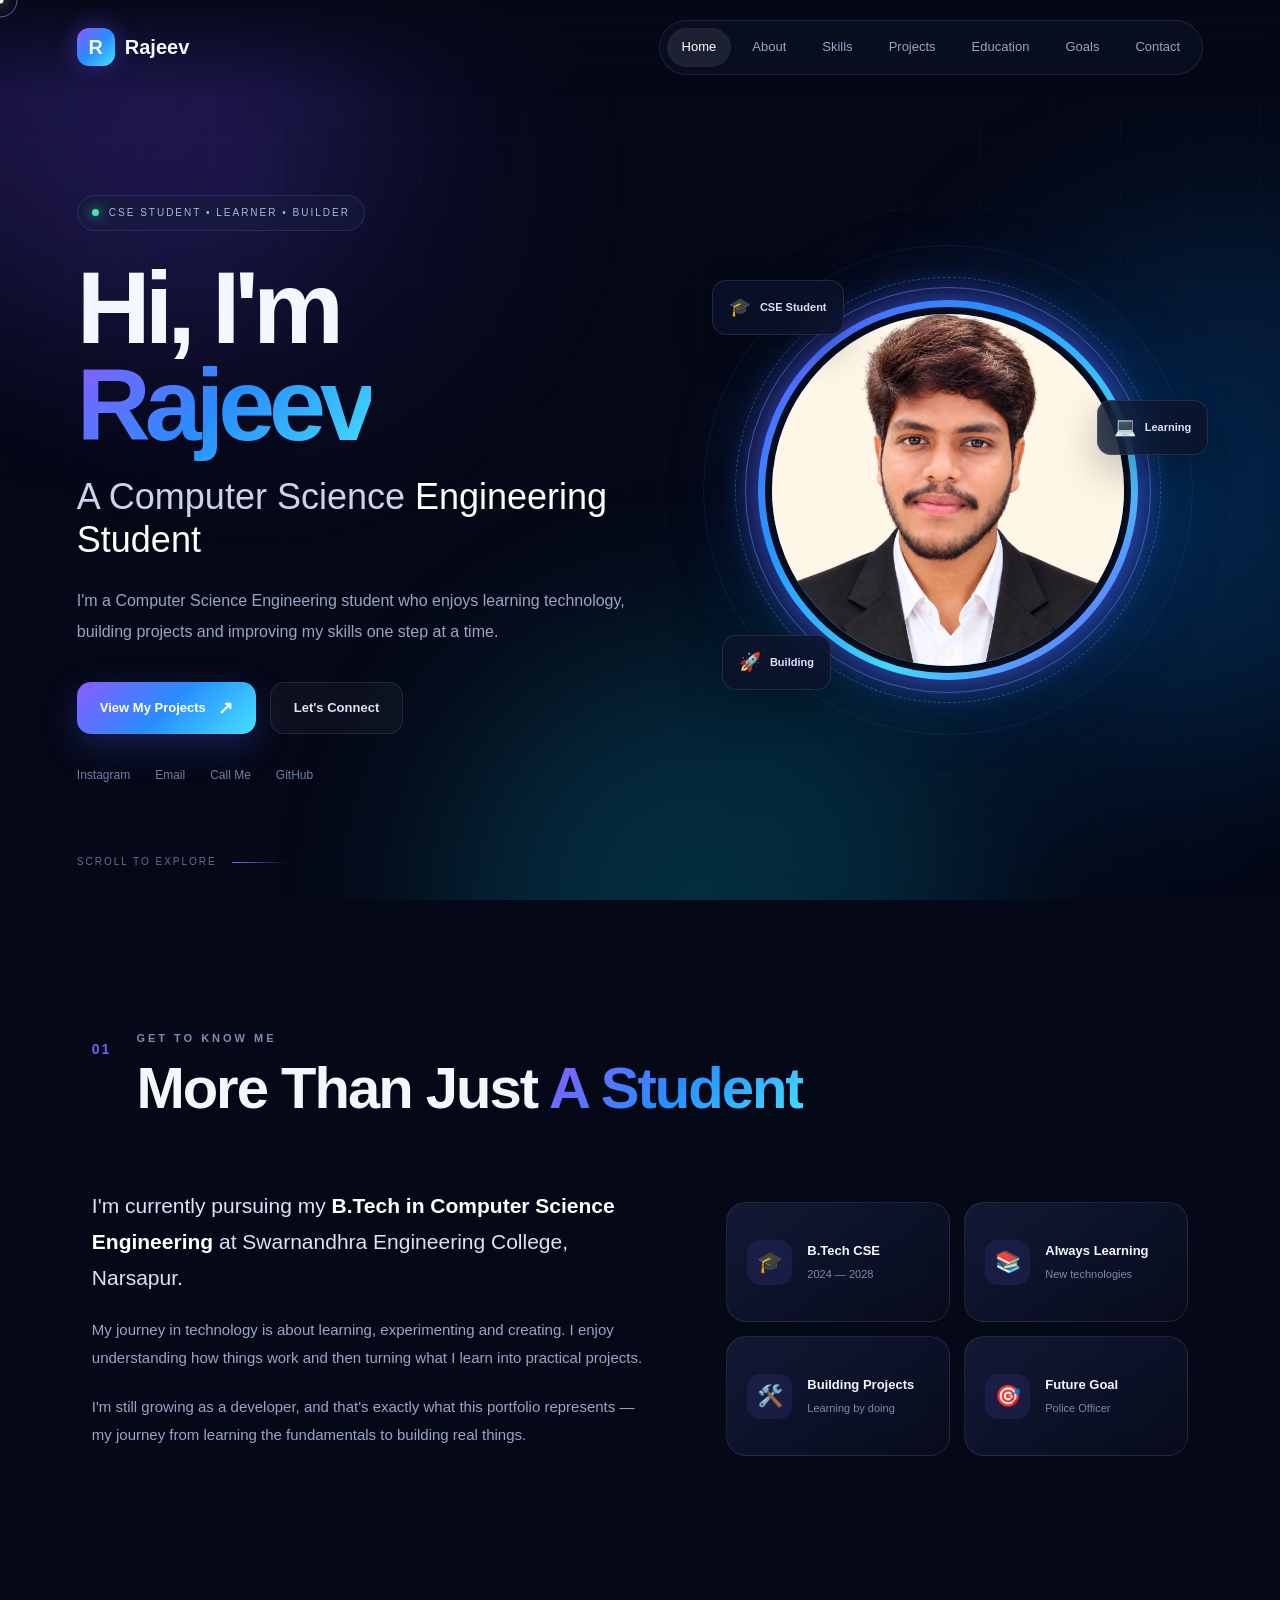
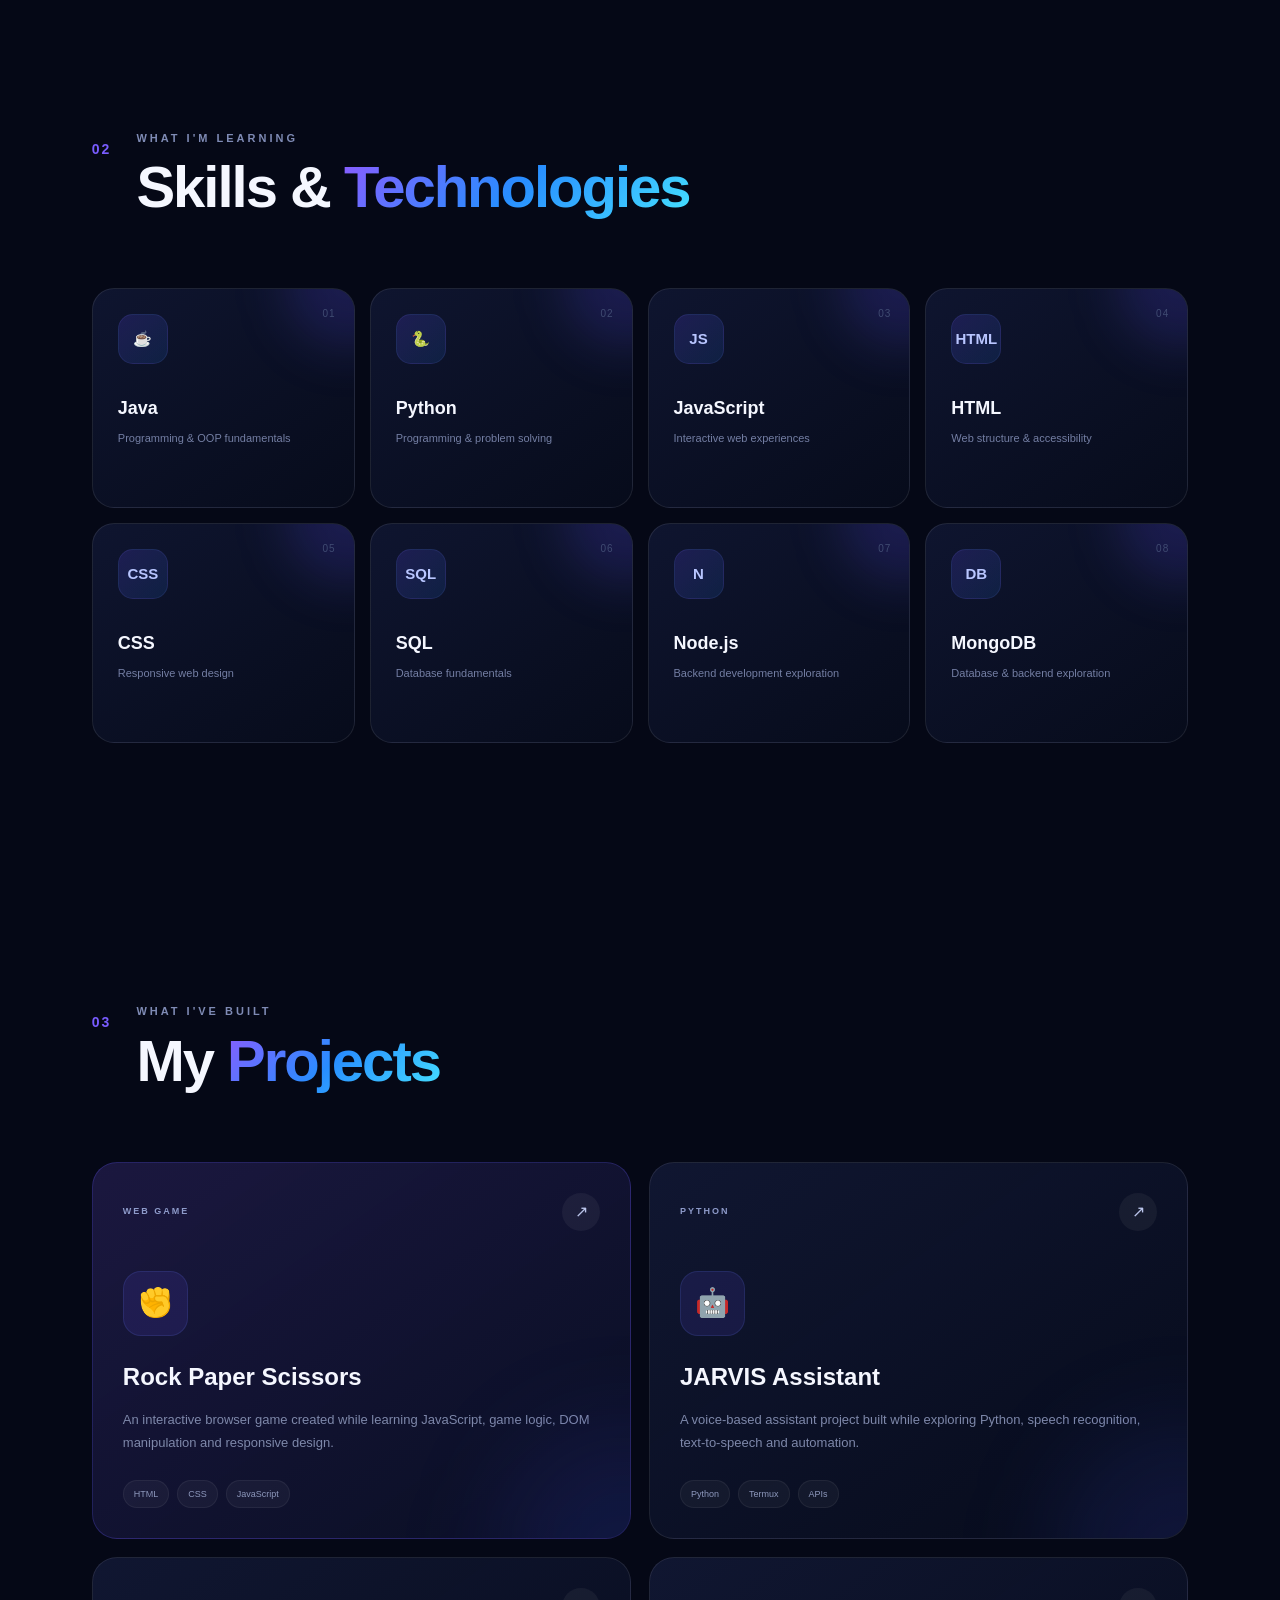
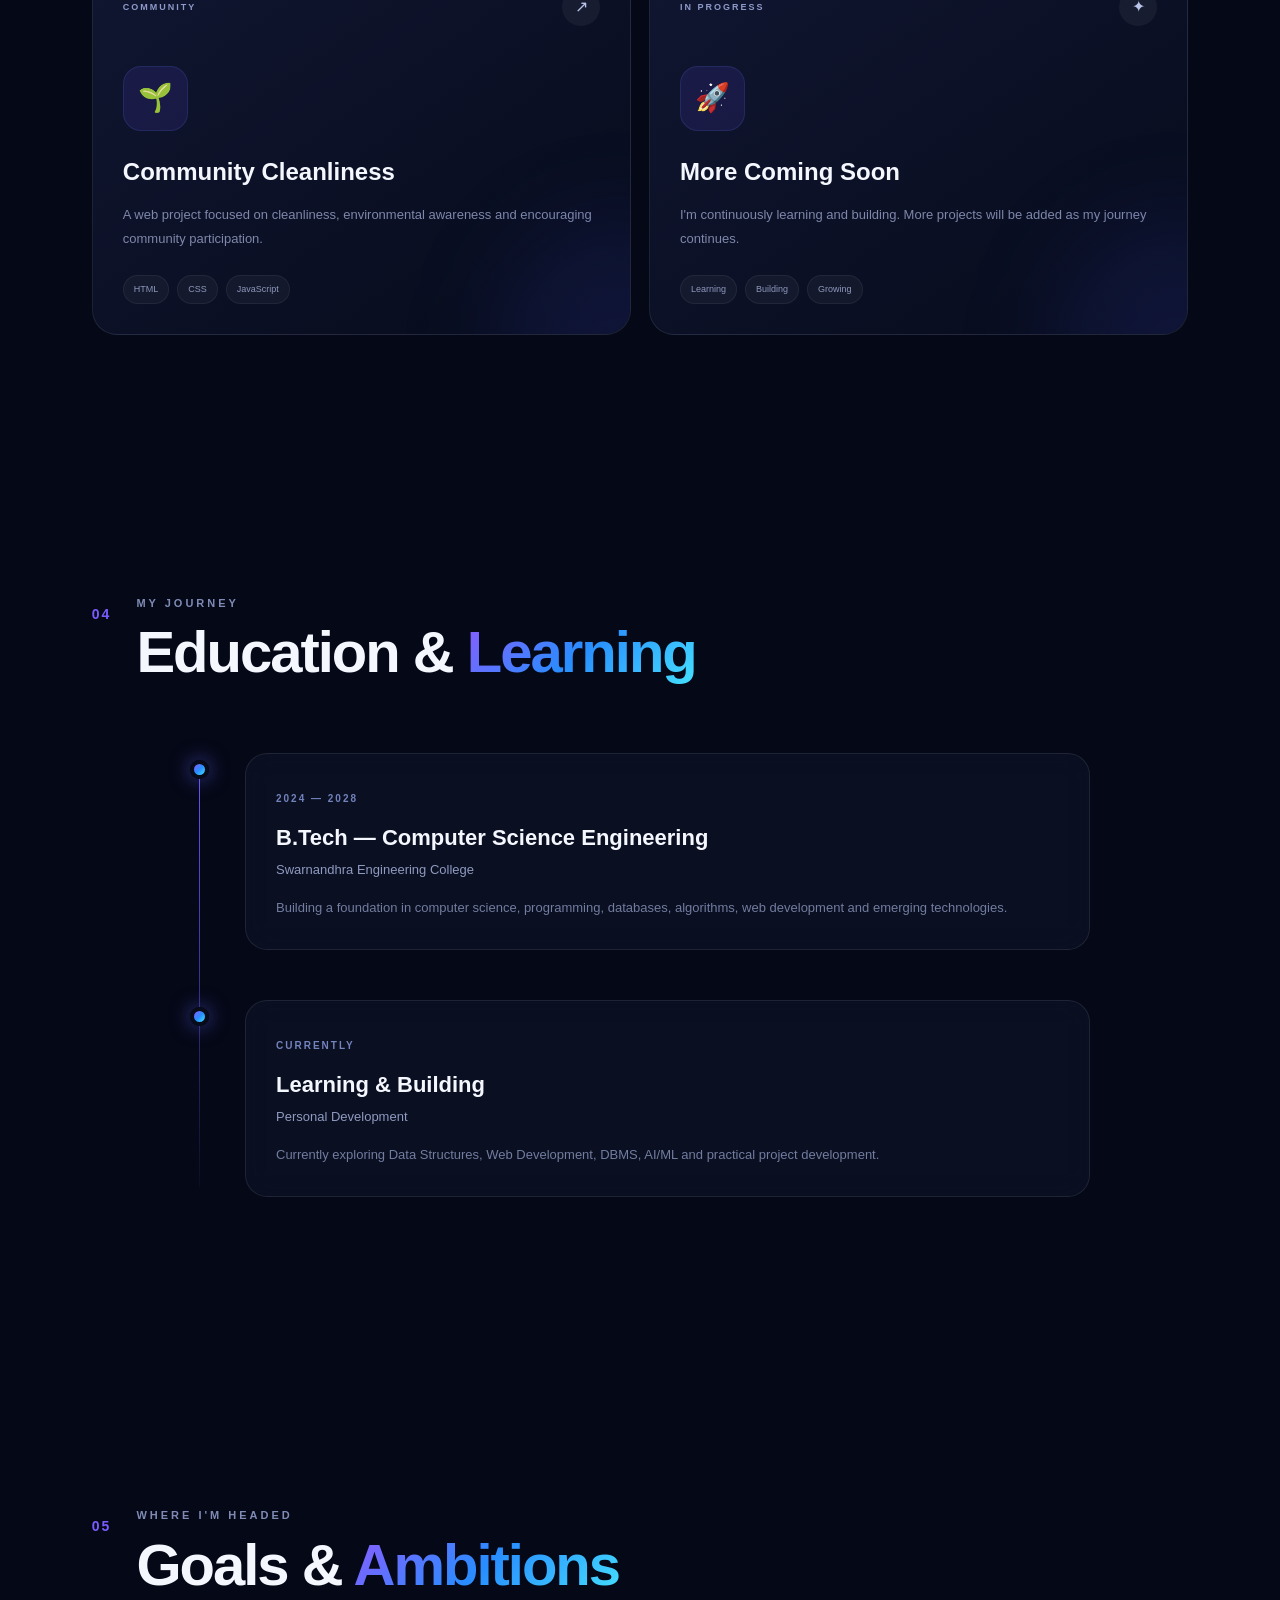
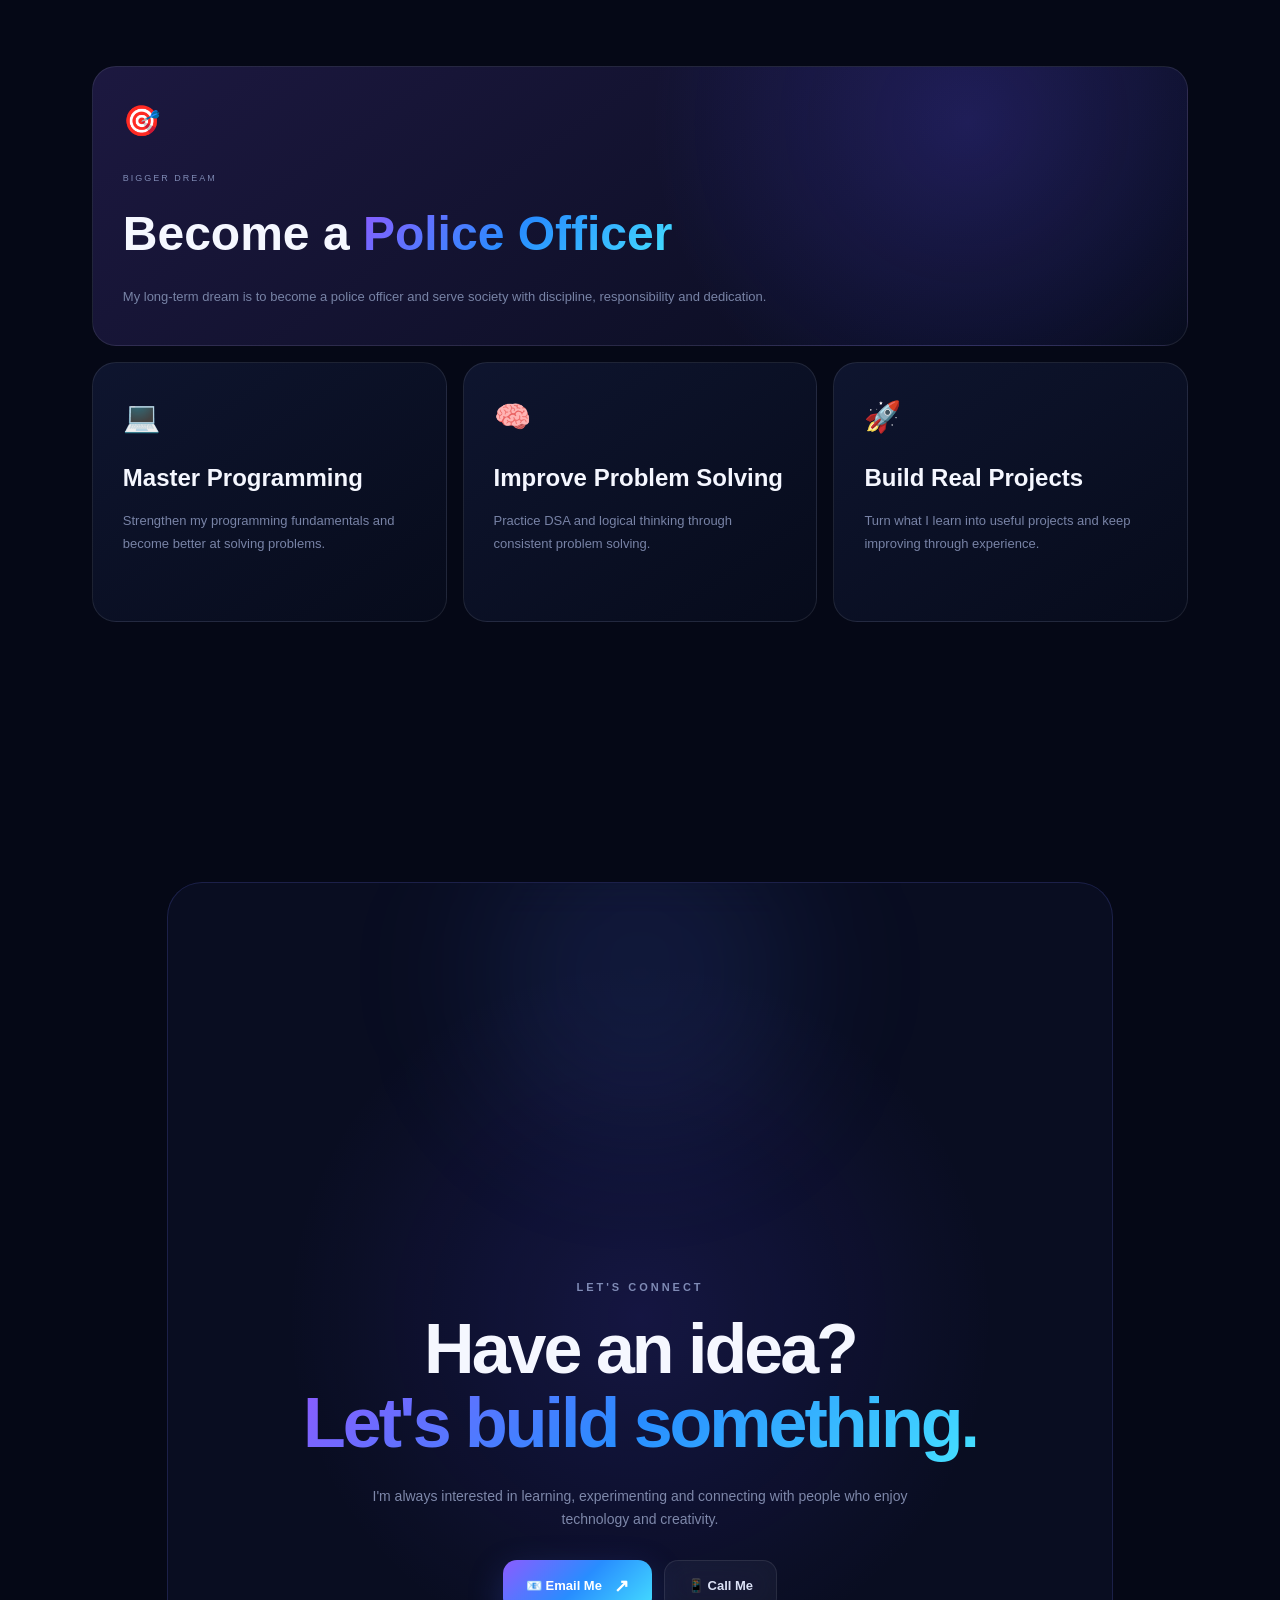
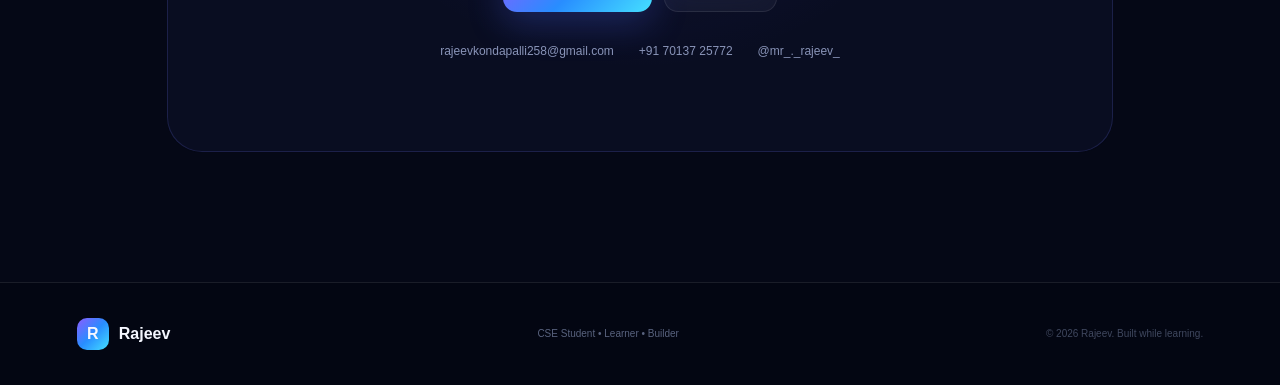
<file: index.html>
<!DOCTYPE html>
<html lang="en">

<head>
    <meta charset="UTF-8">

    <meta name="viewport" content="width=device-width, initial-scale=1.0">

    <meta
        name="description"
        content="Rajeev - Computer Science Engineering Student Portfolio"
    >

    <title>Rajeev | CSE Student</title>

    <link rel="stylesheet" href="style.css">
</head>

<body>

    <!-- ================= BACKGROUND ================= -->

    <div class="background">
        <div class="gradient-orb orb-1"></div>
        <div class="gradient-orb orb-2"></div>
        <div class="gradient-orb orb-3"></div>
        <div class="grid-background"></div>
    </div>

    <!-- ================= CURSOR ================= -->

    <div class="cursor-dot"></div>
    <div class="cursor-ring"></div>

    <!-- ================= SCROLL PROGRESS ================= -->

    <div class="scroll-progress"></div>


    <!-- ================= NAVBAR ================= -->

    <header class="navbar">

        <div class="nav-container">

            <a href="#home" class="logo">
                <span>R</span>
                <strong>Rajeev</strong>
            </a>

            <button
                class="menu-toggle"
                aria-label="Open menu"
            >
                ☰
            </button>

            <nav>

                <a href="#home" class="active">
                    Home
                </a>

                <a href="#about">
                    About
                </a>

                <a href="#skills">
                    Skills
                </a>

                <a href="#projects">
                    Projects
                </a>

                <a href="#education">
                    Education
                </a>

                <a href="#goals">
                    Goals
                </a>

                <a href="#contact">
                    Contact
                </a>

            </nav>

        </div>

    </header>


    <!-- ================= MAIN ================= -->

    <main>


        <!-- ================= HERO ================= -->

        <section
            id="home"
            class="hero section"
        >

            <div class="hero-content">

                <div class="hero-text">

                    <div class="small-label">
                        <span class="status-dot"></span>
                        CSE STUDENT • LEARNER • BUILDER
                    </div>

                    <h1>
                        Hi, I'm
                        <span class="gradient-text">
                            Rajeev
                        </span>
                    </h1>

                    <h2>
                        A Computer Science
                        <span>Engineering Student</span>
                    </h2>

                    <p>
                        I'm a Computer Science Engineering student
                        who enjoys learning technology, building
                        projects and improving my skills one step
                        at a time.
                    </p>

                    <div class="hero-buttons">

                        <a
                            href="#projects"
                            class="btn btn-primary"
                        >
                            View My Projects
                            <span>↗</span>
                        </a>

                        <a
                            href="#contact"
                            class="btn btn-secondary"
                        >
                            Let's Connect
                        </a>

                    </div>

                    <div class="social-links">

                        <a
                            href="https://instagram.com/mr_._rajeev_"
                            target="_blank"
                            rel="noopener noreferrer"
                        >
                            Instagram
                        </a>

                        <a
                            href="mailto:rajeevkondapalli258@gmail.com"
                        >
                            Email
                        </a>

                        <a
                            href="tel:+917013725772"
                        >
                            Call Me
                        </a>
                        <a href="https://github.com/rajeevkondapalli" target="_blank">
                         GitHub
                        </a>
                        
                    </div>

                </div>


                <!-- HERO PHOTO -->

                <div class="hero-visual">

                    <div class="orbit orbit-1"></div>
                    <div class="orbit orbit-2"></div>

                    <div class="floating-badge badge-1">
                        <span>🎓</span>
                        CSE Student
                    </div>

                    <div class="floating-badge badge-2">
                        <span>💻</span>
                        Learning
                    </div>

                    <div class="floating-badge badge-3">
                        <span>🚀</span>
                        Building
                    </div>

                    <div class="photo-circle">

                        <div class="photo-glow"></div>

                        <img
                            src="images/rajeev.jpg"
                            alt="Rajeev"
                        >

                    </div>

                </div>

            </div>

            <div class="scroll-down">

                <span>
                    Scroll to explore
                </span>

                <div class="scroll-line"></div>

            </div>

        </section>


        <!-- ================= ABOUT ================= -->

        <section
            id="about"
            class="section content-section"
        >

            <div class="section-heading">

                <span class="section-number">
                    01
                </span>

                <div>

                    <p class="section-label">
                        GET TO KNOW ME
                    </p>

                    <h2>
                        More Than Just
                        <span class="gradient-text">
                            A Student
                        </span>
                    </h2>

                </div>

            </div>


            <div class="about-grid">

                <div class="about-text">

                    <p class="large-text">

                        I'm currently pursuing my
                        <strong>
                            B.Tech in Computer Science Engineering
                        </strong>
                        at Swarnandhra Engineering College,
                        Narsapur.

                    </p>

                    <p>
                        My journey in technology is about learning,
                        experimenting and creating. I enjoy
                        understanding how things work and then
                        turning what I learn into practical projects.
                    </p>

                    <p>
                        I'm still growing as a developer, and that's
                        exactly what this portfolio represents —
                        my journey from learning the fundamentals
                        to building real things.
                    </p>

                </div>


                <div class="about-cards">

                    <div class="mini-card">

                        <div class="mini-icon">
                            🎓
                        </div>

                        <div>

                            <strong>
                                B.Tech CSE
                            </strong>

                            <span>
                                2024 — 2028
                            </span>

                        </div>

                    </div>


                    <div class="mini-card">

                        <div class="mini-icon">
                            📚
                        </div>

                        <div>

                            <strong>
                                Always Learning
                            </strong>

                            <span>
                                New technologies
                            </span>

                        </div>

                    </div>


                    <div class="mini-card">

                        <div class="mini-icon">
                            🛠️
                        </div>

                        <div>

                            <strong>
                                Building Projects
                            </strong>

                            <span>
                                Learning by doing
                            </span>

                        </div>

                    </div>


                    <div class="mini-card">

                        <div class="mini-icon">
                            🎯
                        </div>

                        <div>

                            <strong>
                                Future Goal
                            </strong>

                            <span>
                                Police Officer
                            </span>

                        </div>

                    </div>

                </div>

            </div>

        </section>


        <!-- ================= SKILLS ================= -->

        <section
            id="skills"
            class="section content-section"
        >

            <div class="section-heading">

                <span class="section-number">
                    02
                </span>

                <div>

                    <p class="section-label">
                        WHAT I'M LEARNING
                    </p>

                    <h2>

                        Skills &
                        <span class="gradient-text">
                            Technologies
                        </span>

                    </h2>

                </div>

            </div>


            <div class="skills-grid">

                <div class="skill-card">
                    <span class="skill-number">01</span>
                    <div class="skill-icon">☕</div>
                    <h3>Java</h3>
                    <p>Programming & OOP fundamentals</p>
                </div>


                <div class="skill-card">
                    <span class="skill-number">02</span>
                    <div class="skill-icon">🐍</div>
                    <h3>Python</h3>
                    <p>Programming & problem solving</p>
                </div>


                <div class="skill-card">
                    <span class="skill-number">03</span>
                    <div class="skill-icon">JS</div>
                    <h3>JavaScript</h3>
                    <p>Interactive web experiences</p>
                </div>


                <div class="skill-card">
                    <span class="skill-number">04</span>
                    <div class="skill-icon">HTML</div>
                    <h3>HTML</h3>
                    <p>Web structure & accessibility</p>
                </div>


                <div class="skill-card">
                    <span class="skill-number">05</span>
                    <div class="skill-icon">CSS</div>
                    <h3>CSS</h3>
                    <p>Responsive web design</p>
                </div>


                <div class="skill-card">
                    <span class="skill-number">06</span>
                    <div class="skill-icon">SQL</div>
                    <h3>SQL</h3>
                    <p>Database fundamentals</p>
                </div>


                <div class="skill-card">
                    <span class="skill-number">07</span>
                    <div class="skill-icon">N</div>
                    <h3>Node.js</h3>
                    <p>Backend development exploration</p>
                </div>


                <div class="skill-card">
                    <span class="skill-number">08</span>
                    <div class="skill-icon">DB</div>
                    <h3>MongoDB</h3>
                    <p>Database & backend exploration</p>
                </div>

            </div>

        </section>


        <!-- ================= PROJECTS ================= -->

        <section
            id="projects"
            class="section content-section"
        >

            <div class="section-heading">

                <span class="section-number">
                    03
                </span>

                <div>

                    <p class="section-label">
                        WHAT I'VE BUILT
                    </p>

                    <h2>

                        My
                        <span class="gradient-text">
                            Projects
                        </span>

                    </h2>

                </div>

            </div>


            <div class="projects-grid">


                <!-- ROCK PAPER SCISSORS -->

                <article
                    class="project-card featured"
                    onclick="window.location.href='rock paper scissors/index.html'"
                    style="cursor: pointer;"
                >

                    <div class="project-top">

                        <span class="project-tag">
                            WEB GAME
                        </span>

                        <span class="project-arrow">
                            ↗
                        </span>

                    </div>


                    <div class="project-icon">
                        ✊
                    </div>


                    <h3>
                        Rock Paper Scissors
                    </h3>


                    <p>
                        An interactive browser game created
                        while learning JavaScript, game logic,
                        DOM manipulation and responsive design.
                    </p>


                    <div class="project-tech">

                        <span>HTML</span>
                        <span>CSS</span>
                        <span>JavaScript</span>

                    </div>

                </article>


                <!-- JARVIS -->

                <article
                    class="project-card"
                    onclick="window.location.href='jarvis/index.html'"
                    style="cursor: pointer;"
                >

                    <div class="project-top">

                        <span class="project-tag">
                            PYTHON
                        </span>

                        <span class="project-arrow">
                            ↗
                        </span>

                    </div>


                    <div class="project-icon">
                        🤖
                    </div>


                    <h3>
                        JARVIS Assistant
                    </h3>


                    <p>
                        A voice-based assistant project built
                        while exploring Python, speech recognition,
                        text-to-speech and automation.
                    </p>


                    <div class="project-tech">

                        <span>Python</span>
                        <span>Termux</span>
                        <span>APIs</span>

                    </div>

                </article>


                <!-- CLEANLINESS -->

                <article
                    class="project-card"
                    onclick="window.location.href='cleanliness/index.html'"
                    style="cursor: pointer;"
                >

                    <div class="project-top">

                        <span class="project-tag">
                            COMMUNITY
                        </span>

                        <span class="project-arrow">
                            ↗
                        </span>

                    </div>


                    <div class="project-icon">
                        🌱
                    </div>


                    <h3>
                        Community Cleanliness
                    </h3>


                    <p>
                        A web project focused on cleanliness,
                        environmental awareness and encouraging
                        community participation.
                    </p>


                    <div class="project-tech">

                        <span>HTML</span>
                        <span>CSS</span>
                        <span>JavaScript</span>

                    </div>

                </article>


                <!-- MORE PROJECTS -->

                <article class="project-card project-coming">

                    <div class="project-top">

                        <span class="project-tag">
                            IN PROGRESS
                        </span>

                        <span class="project-arrow">
                            ✦
                        </span>

                    </div>


                    <div class="project-icon">
                        🚀
                    </div>


                    <h3>
                        More Coming Soon
                    </h3>


                    <p>
                        I'm continuously learning and building.
                        More projects will be added as my journey
                        continues.
                    </p>


                    <div class="project-tech">

                        <span>Learning</span>
                        <span>Building</span>
                        <span>Growing</span>

                    </div>

                </article>

            </div>

        </section>


        <!-- ================= EDUCATION ================= -->

        <section
            id="education"
            class="section content-section"
        >

            <div class="section-heading">

                <span class="section-number">
                    04
                </span>

                <div>

                    <p class="section-label">
                        MY JOURNEY
                    </p>

                    <h2>

                        Education &
                        <span class="gradient-text">
                            Learning
                        </span>

                    </h2>

                </div>

            </div>


            <div class="timeline">

                <div class="timeline-item">

                    <div class="timeline-dot"></div>

                    <div class="timeline-content">

                        <span class="timeline-date">
                            2024 — 2028
                        </span>

                        <h3>
                            B.Tech — Computer Science Engineering
                        </h3>

                        <h4>
                            Swarnandhra Engineering College
                        </h4>

                        <p>
                            Building a foundation in computer science,
                            programming, databases, algorithms,
                            web development and emerging technologies.
                        </p>

                    </div>

                </div>


                <div class="timeline-item">

                    <div class="timeline-dot"></div>

                    <div class="timeline-content">

                        <span class="timeline-date">
                            CURRENTLY
                        </span>

                        <h3>
                            Learning & Building
                        </h3>

                        <h4>
                            Personal Development
                        </h4>

                        <p>
                            Currently exploring Data Structures,
                            Web Development, DBMS, AI/ML and
                            practical project development.
                        </p>

                    </div>

                </div>

            </div>

        </section>


        <!-- ================= GOALS ================= -->

        <section
            id="goals"
            class="section content-section"
        >

            <div class="section-heading">

                <span class="section-number">
                    05
                </span>

                <div>

                    <p class="section-label">
                        WHERE I'M HEADED
                    </p>

                    <h2>

                        Goals &
                        <span class="gradient-text">
                            Ambitions
                        </span>

                    </h2>

                </div>

            </div>


            <div class="goals-grid">


                <div class="goal-card main-goal">

                    <span class="goal-icon">
                        🎯
                    </span>

                    <span class="goal-label">
                        BIGGER DREAM
                    </span>

                    <h3>

                        Become a
                        <span class="gradient-text">
                            Police Officer
                        </span>

                    </h3>

                    <p>
                        My long-term dream is to become a police
                        officer and serve society with discipline,
                        responsibility and dedication.
                    </p>

                </div>


                <div class="goal-card">

                    <span class="goal-icon">
                        💻
                    </span>

                    <h3>
                        Master Programming
                    </h3>

                    <p>
                        Strengthen my programming fundamentals
                        and become better at solving problems.
                    </p>

                </div>


                <div class="goal-card">

                    <span class="goal-icon">
                        🧠
                    </span>

                    <h3>
                        Improve Problem Solving
                    </h3>

                    <p>
                        Practice DSA and logical thinking
                        through consistent problem solving.
                    </p>

                </div>


                <div class="goal-card">

                    <span class="goal-icon">
                        🚀
                    </span>

                    <h3>
                        Build Real Projects
                    </h3>

                    <p>
                        Turn what I learn into useful projects
                        and keep improving through experience.
                    </p>

                </div>

            </div>

        </section>


        <!-- ================= CONTACT ================= -->

        <section
            id="contact"
            class="section contact-section"
        >

            <div class="contact-box">

                <div class="contact-glow"></div>

                <span class="section-label">
                    LET'S CONNECT
                </span>

                <h2>

                    Have an idea?
                    <br>

                    <span class="gradient-text">
                        Let's build something.
                    </span>

                </h2>

                <p>
                    I'm always interested in learning,
                    experimenting and connecting with people
                    who enjoy technology and creativity.
                </p>


                <div class="contact-buttons">

                    <a
                        href="mailto:rajeevkondapalli258@gmail.com"
                        class="btn btn-primary"
                    >
                        📧 Email Me
                        <span>↗</span>
                    </a>


                    <a
                        href="tel:+917013725772"
                        class="btn btn-secondary"
                    >
                        📱 Call Me
                    </a>

                </div>


                <div class="contact-details">

                    <a
                        href="mailto:rajeevkondapalli258@gmail.com"
                    >
                        rajeevkondapalli258@gmail.com
                    </a>


                    <a
                        href="tel:+917013725772"
                    >
                        +91 70137 25772
                    </a>


                    <a
                        href="https://instagram.com/mr_._rajeev_"
                        target="_blank"
                        rel="noopener noreferrer"
                    >
                        @mr_._rajeev_
                    </a>

                </div>

            </div>

        </section>

    </main>


    <!-- ================= FOOTER ================= -->

    <footer>

        <div class="footer-content">

            <div class="footer-logo">

                <span>R</span>
                Rajeev

            </div>

            <p>
                CSE Student • Learner • Builder
            </p>

            <p class="copyright">
                © 2026 Rajeev. Built while learning.
            </p>

        </div>

    </footer>


    <!-- ================= SCRIPT ================= -->

    <script src="script.js"></script>

</body>

</html>
</file>
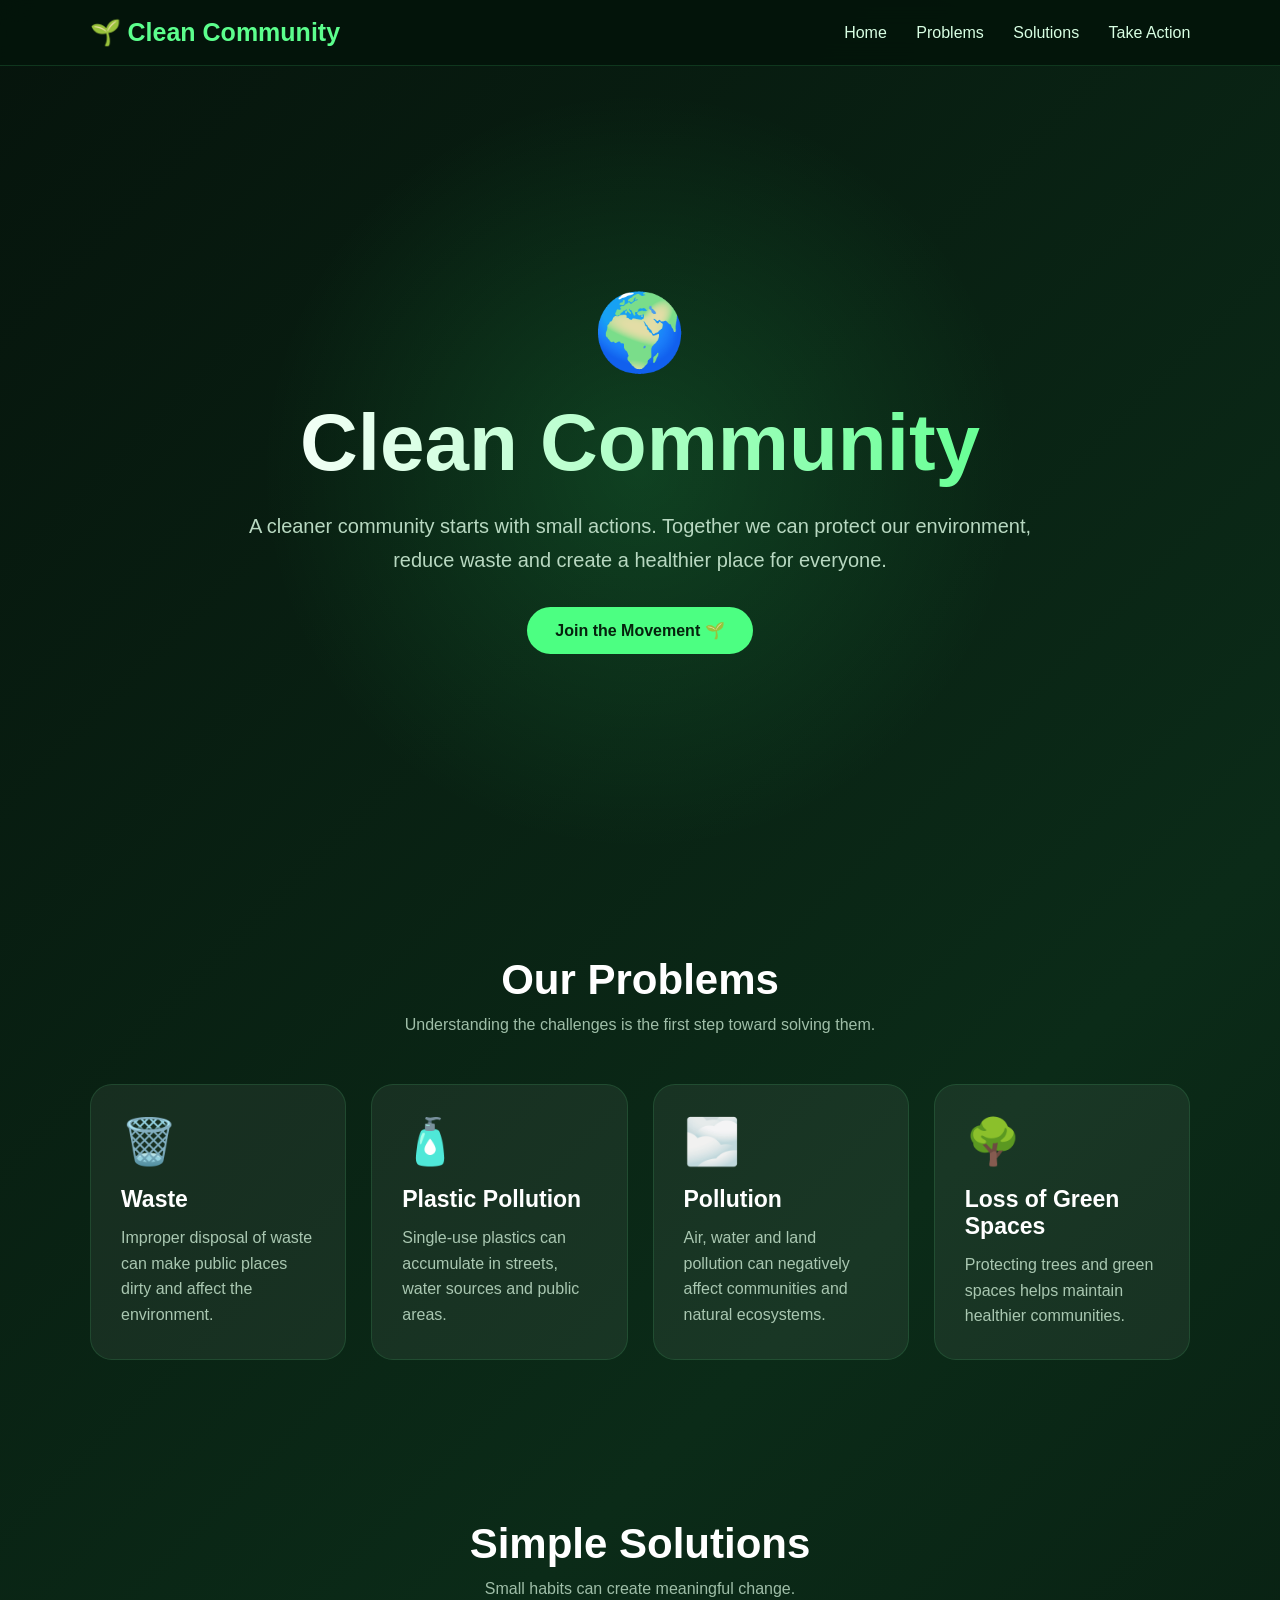
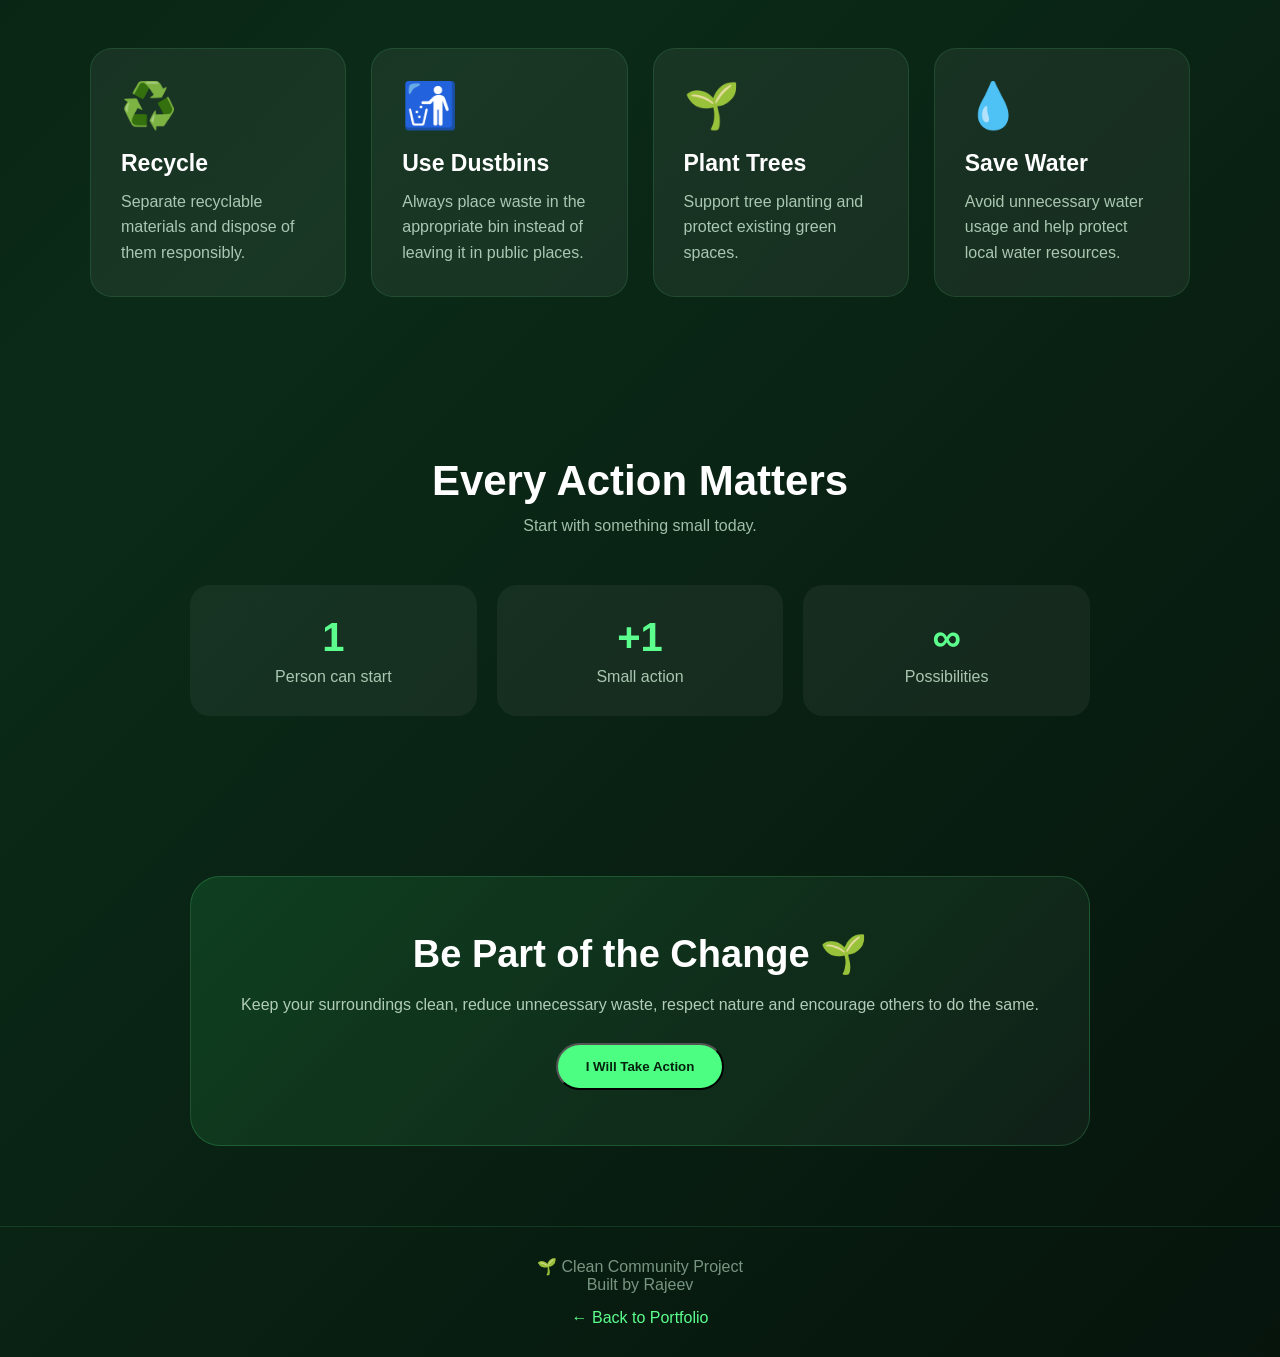
<file: cleanliness/index.html>
<!DOCTYPE html>
<html lang="en">

<head>

    <meta charset="UTF-8">

    <meta
        name="viewport"
        content="width=device-width, initial-scale=1.0"
    >

    <title>Clean Community 🌱</title>


    <style>

        * {
            margin: 0;
            padding: 0;
            box-sizing: border-box;
        }


        html {
            scroll-behavior: smooth;
        }


        body {

            font-family:
                Arial,
                Helvetica,
                sans-serif;

            background:
                linear-gradient(
                    135deg,
                    #06140c,
                    #0b2b18,
                    #06140c
                );

            color: white;

            min-height: 100vh;
        }


        /* ================= NAVBAR ================= */

        nav {

            position: sticky;

            top: 0;

            z-index: 1000;

            display: flex;

            justify-content: space-between;

            align-items: center;

            padding: 18px 7%;

            background:
                rgba(4, 20, 10, 0.9);

            backdrop-filter: blur(12px);

            border-bottom:
                1px solid
                rgba(80, 255, 140, 0.15);
        }


        .logo {

            font-size: 25px;

            font-weight: bold;

            color: #5cff8d;
        }


        nav a {

            color: #d8ffe3;

            text-decoration: none;

            margin-left: 25px;

            transition: 0.3s;
        }


        nav a:hover {

            color: #5cff8d;
        }


        /* ================= HERO ================= */

        .hero {

            min-height: 90vh;

            display: flex;

            justify-content: center;

            align-items: center;

            text-align: center;

            padding: 60px 20px;

            background:
                radial-gradient(
                    circle at center,
                    rgba(55, 255, 120, 0.15),
                    transparent 50%
                );
        }


        .hero-content {

            max-width: 800px;
        }


        .leaf {

            font-size: 75px;

            margin-bottom: 20px;

            animation:
                float 3s ease-in-out infinite;
        }


        @keyframes float {

            0% {
                transform: translateY(0);
            }

            50% {
                transform: translateY(-15px);
            }

            100% {
                transform: translateY(0);
            }
        }


        .hero h1 {

            font-size:
                clamp(42px, 7vw, 80px);

            margin-bottom: 20px;

            background:
                linear-gradient(
                    90deg,
                    #ffffff,
                    #5cff8d
                );

            -webkit-background-clip: text;

            -webkit-text-fill-color:
                transparent;
        }


        .hero p {

            font-size: 20px;

            line-height: 1.7;

            color: #b8d8c1;

            margin-bottom: 30px;
        }


        .button {

            display: inline-block;

            padding: 14px 28px;

            border-radius: 30px;

            background:
                #4cff82;

            color:
                #05220d;

            text-decoration: none;

            font-weight: bold;

            transition: 0.3s;
        }


        .button:hover {

            transform:
                translateY(-4px);

            box-shadow:
                0 10px 30px
                rgba(76, 255, 130, 0.25);
        }


        /* ================= SECTIONS ================= */

        section {

            padding:
                80px 7%;
        }


        .section-title {

            text-align: center;

            margin-bottom: 50px;
        }


        .section-title h2 {

            font-size: 42px;

            margin-bottom: 12px;
        }


        .section-title p {

            color: #9fbea8;
        }


        /* ================= CARDS ================= */

        .cards {

            display: grid;

            grid-template-columns:
                repeat(
                    auto-fit,
                    minmax(230px, 1fr)
                );

            gap: 25px;

            max-width: 1100px;

            margin: auto;
        }


        .card {

            padding: 30px;

            border-radius: 22px;

            background:
                rgba(255,255,255,0.06);

            border:
                1px solid
                rgba(100,255,150,0.12);

            transition:
                transform 0.3s,
                border 0.3s,
                background 0.3s;
        }


        .card:hover {

            transform:
                translateY(-8px);

            background:
                rgba(70,255,120,0.08);

            border-color:
                rgba(100,255,150,0.35);
        }


        .card-icon {

            font-size: 45px;

            margin-bottom: 18px;
        }


        .card h3 {

            margin-bottom: 12px;

            font-size: 23px;
        }


        .card p {

            color: #a9c7b1;

            line-height: 1.6;
        }


        /* ================= STATS ================= */

        .stats {

            display: grid;

            grid-template-columns:
                repeat(
                    auto-fit,
                    minmax(180px, 1fr)
                );

            gap: 20px;

            max-width: 900px;

            margin: auto;
        }


        .stat {

            text-align: center;

            padding: 30px;

            border-radius: 20px;

            background:
                rgba(255,255,255,0.05);
        }


        .stat strong {

            display: block;

            font-size: 40px;

            color: #5cff8d;

            margin-bottom: 8px;
        }


        .stat span {

            color: #a9c7b1;
        }


        /* ================= ACTION ================= */

        .action {

            max-width: 900px;

            margin: auto;

            text-align: center;

            padding: 55px 30px;

            border-radius: 30px;

            background:
                linear-gradient(
                    135deg,
                    rgba(50,255,110,0.12),
                    rgba(255,255,255,0.04)
                );

            border:
                1px solid
                rgba(100,255,150,0.18);
        }


        .action h2 {

            font-size: 38px;

            margin-bottom: 15px;
        }


        .action p {

            color: #b1cdb8;

            line-height: 1.7;

            margin-bottom: 25px;
        }


        /* ================= FOOTER ================= */

        footer {

            text-align: center;

            padding: 30px;

            border-top:
                1px solid
                rgba(100,255,150,0.12);

            color: #789581;
        }


        .back {

            display: inline-block;

            margin-top: 15px;

            color: #5cff8d;

            text-decoration: none;
        }


        /* ================= MOBILE ================= */

        @media (max-width: 650px) {

            nav {

                flex-direction: column;

                gap: 12px;
            }


            nav a {

                margin: 0 7px;

                font-size: 14px;
            }


            .hero {

                min-height: 80vh;
            }


            .hero p {

                font-size: 17px;
            }


            .section-title h2 {

                font-size: 32px;
            }

        }

    </style>

</head>


<body>


    <!-- ================= NAVBAR ================= -->

    <nav>

        <div class="logo">
            🌱 Clean Community
        </div>


        <div>

            <a href="#home">
                Home
            </a>

            <a href="#problems">
                Problems
            </a>

            <a href="#solutions">
                Solutions
            </a>

            <a href="#action">
                Take Action
            </a>

        </div>

    </nav>



    <!-- ================= HERO ================= -->

    <section
        id="home"
        class="hero"
    >

        <div class="hero-content">

            <div class="leaf">
                🌍
            </div>


            <h1>
                Clean Community
            </h1>


            <p>

                A cleaner community starts
                with small actions.

                Together we can protect our
                environment, reduce waste and
                create a healthier place for everyone.

            </p>


            <a
                href="#action"
                class="button"
            >
                Join the Movement 🌱
            </a>

        </div>

    </section>



    <!-- ================= PROBLEMS ================= -->

    <section id="problems">

        <div class="section-title">

            <h2>
                Our Problems
            </h2>

            <p>
                Understanding the challenges
                is the first step toward solving them.
            </p>

        </div>


        <div class="cards">


            <div class="card">

                <div class="card-icon">
                    🗑️
                </div>

                <h3>
                    Waste
                </h3>

                <p>
                    Improper disposal of waste
                    can make public places dirty
                    and affect the environment.
                </p>

            </div>


            <div class="card">

                <div class="card-icon">
                    🧴
                </div>

                <h3>
                    Plastic Pollution
                </h3>

                <p>
                    Single-use plastics can
                    accumulate in streets,
                    water sources and public areas.
                </p>

            </div>


            <div class="card">

                <div class="card-icon">
                    🌫️
                </div>

                <h3>
                    Pollution
                </h3>

                <p>
                    Air, water and land pollution
                    can negatively affect communities
                    and natural ecosystems.
                </p>

            </div>


            <div class="card">

                <div class="card-icon">
                    🌳
                </div>

                <h3>
                    Loss of Green Spaces
                </h3>

                <p>
                    Protecting trees and green spaces
                    helps maintain healthier
                    communities.
                </p>

            </div>


        </div>

    </section>



    <!-- ================= SOLUTIONS ================= -->

    <section id="solutions">

        <div class="section-title">

            <h2>
                Simple Solutions
            </h2>

            <p>
                Small habits can create
                meaningful change.
            </p>

        </div>


        <div class="cards">


            <div class="card">

                <div class="card-icon">
                    ♻️
                </div>

                <h3>
                    Recycle
                </h3>

                <p>
                    Separate recyclable materials
                    and dispose of them responsibly.
                </p>

            </div>


            <div class="card">

                <div class="card-icon">
                    🚮
                </div>

                <h3>
                    Use Dustbins
                </h3>

                <p>
                    Always place waste in the
                    appropriate bin instead of
                    leaving it in public places.
                </p>

            </div>


            <div class="card">

                <div class="card-icon">
                    🌱
                </div>

                <h3>
                    Plant Trees
                </h3>

                <p>
                    Support tree planting and
                    protect existing green spaces.
                </p>

            </div>


            <div class="card">

                <div class="card-icon">
                    💧
                </div>

                <h3>
                    Save Water
                </h3>

                <p>
                    Avoid unnecessary water usage
                    and help protect local water resources.
                </p>

            </div>


        </div>

    </section>



    <!-- ================= STATS ================= -->

    <section>

        <div class="section-title">

            <h2>
                Every Action Matters
            </h2>

            <p>
                Start with something small today.
            </p>

        </div>


        <div class="stats">


            <div class="stat">

                <strong>
                    1
                </strong>

                <span>
                    Person can start
                </span>

            </div>


            <div class="stat">

                <strong>
                    +1
                </strong>

                <span>
                    Small action
                </span>

            </div>


            <div class="stat">

                <strong>
                    ∞
                </strong>

                <span>
                    Possibilities
                </span>

            </div>


        </div>

    </section>



    <!-- ================= ACTION ================= -->

    <section id="action">

        <div class="action">

            <h2>
                Be Part of the Change 🌱
            </h2>


            <p>

                Keep your surroundings clean,
                reduce unnecessary waste,
                respect nature and encourage
                others to do the same.

            </p>


            <button
                class="button"
                onclick="joinMovement()"
            >
                I Will Take Action
            </button>

        </div>

    </section>



    <!-- ================= FOOTER ================= -->

    <footer>

        <p>
            🌱 Clean Community Project
        </p>

        <p>
            Built by Rajeev
        </p>


        <a
            href="../index.html"
            class="back"
        >
            ← Back to Portfolio
        </a>

    </footer>



    <script>

        function joinMovement() {

            alert(
                "🌱 Great! Every small action makes a difference."
            );

        }

    </script>


</body>

</html>
</file>
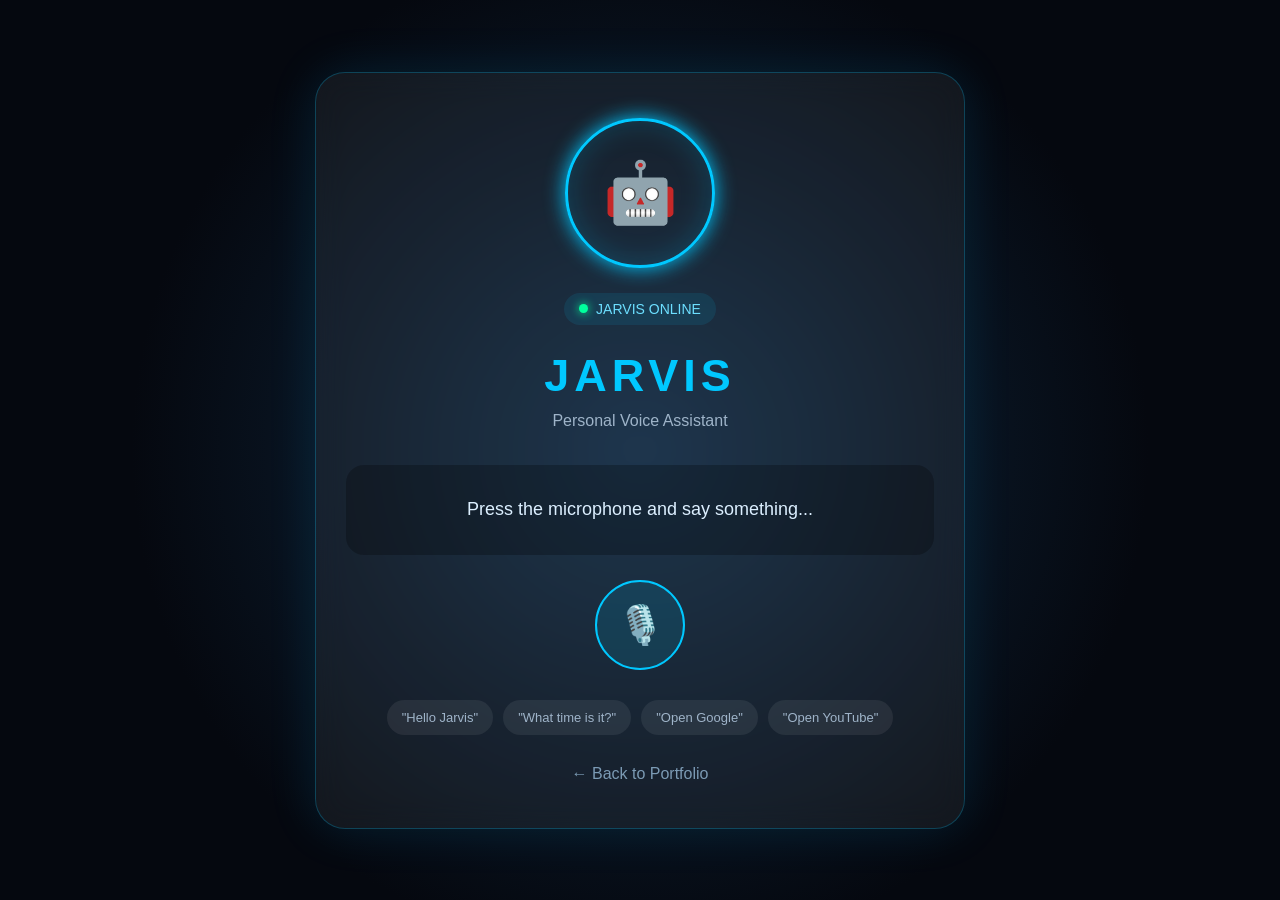
<file: jarvis/index.html>
<!DOCTYPE html>
<html lang="en">

<head>
    <meta charset="UTF-8">
    <meta name="viewport" content="width=device-width, initial-scale=1.0">

    <title>JARVIS Assistant</title>

    <style>

        * {
            box-sizing: border-box;
            margin: 0;
            padding: 0;
        }

        body {
            min-height: 100vh;
            background:
                radial-gradient(circle at center, #102a43, #05080f 65%);
            color: white;
            font-family: Arial, sans-serif;

            display: flex;
            justify-content: center;
            align-items: center;

            padding: 20px;
        }

        .jarvis {
            width: 100%;
            max-width: 650px;

            text-align: center;

            background: rgba(255,255,255,0.06);

            border: 1px solid rgba(0,200,255,0.25);

            border-radius: 30px;

            padding: 45px 30px;

            backdrop-filter: blur(15px);

            box-shadow:
                0 0 50px rgba(0,180,255,0.12);
        }

        .logo {
            width: 150px;
            height: 150px;

            margin: 0 auto 25px;

            border-radius: 50%;

            border: 3px solid #00c8ff;

            display: flex;
            justify-content: center;
            align-items: center;

            font-size: 60px;

            box-shadow:
                0 0 20px #00c8ff,
                inset 0 0 30px rgba(0,200,255,0.2);

            animation: pulse 2s infinite;
        }

        @keyframes pulse {

            0%, 100% {
                transform: scale(1);
                box-shadow:
                    0 0 20px #00c8ff,
                    inset 0 0 30px rgba(0,200,255,0.2);
            }

            50% {
                transform: scale(1.05);
                box-shadow:
                    0 0 45px #00c8ff,
                    inset 0 0 40px rgba(0,200,255,0.3);
            }

        }

        h1 {
            font-size: 45px;
            letter-spacing: 5px;
            color: #00c8ff;
            margin-bottom: 10px;
        }

        .subtitle {
            color: #9fb4c9;
            margin-bottom: 35px;
        }

        .status {
            display: inline-flex;
            align-items: center;
            gap: 8px;

            padding: 8px 15px;

            border-radius: 30px;

            background: rgba(0,200,255,0.1);

            color: #6ddfff;

            font-size: 14px;

            margin-bottom: 25px;
        }

        .status-dot {
            width: 9px;
            height: 9px;

            background: #00ff9d;

            border-radius: 50%;

            box-shadow: 0 0 10px #00ff9d;
        }

        .output {
            min-height: 90px;

            display: flex;
            justify-content: center;
            align-items: center;

            padding: 20px;

            margin-bottom: 25px;

            border-radius: 18px;

            background: rgba(0,0,0,0.25);

            color: #dcefff;

            font-size: 18px;
        }

        .mic-button {
            width: 90px;
            height: 90px;

            border-radius: 50%;

            border: 2px solid #00c8ff;

            background: rgba(0,200,255,0.12);

            color: white;

            font-size: 38px;

            cursor: pointer;

            transition: 0.3s;
        }

        .mic-button:hover {
            transform: scale(1.1);

            background: rgba(0,200,255,0.25);

            box-shadow:
                0 0 35px rgba(0,200,255,0.6);
        }

        .commands {
            margin-top: 30px;

            display: flex;
            justify-content: center;
            flex-wrap: wrap;

            gap: 10px;
        }

        .command {
            padding: 10px 15px;

            border-radius: 20px;

            background: rgba(255,255,255,0.07);

            color: #9fb4c9;

            font-size: 13px;
        }

        .back {
            display: inline-block;

            margin-top: 30px;

            color: #7c9bb5;

            text-decoration: none;
        }

        .back:hover {
            color: white;
        }

        @media (max-width: 600px) {

            .jarvis {
                padding: 35px 20px;
            }

            h1 {
                font-size: 35px;
            }

            .logo {
                width: 120px;
                height: 120px;
                font-size: 45px;
            }

        }

    </style>

</head>


<body>

    <div class="jarvis">

        <div class="logo">
            🤖
        </div>


        <div class="status">

            <span class="status-dot"></span>

            JARVIS ONLINE

        </div>


        <h1>
            JARVIS
        </h1>


        <p class="subtitle">
            Personal Voice Assistant
        </p>


        <div
            class="output"
            id="output"
        >
            Press the microphone and say something...
        </div>


        <button
            class="mic-button"
            onclick="startListening()"
        >
            🎙️
        </button>


        <div class="commands">

            <span class="command">
                "Hello Jarvis"
            </span>

            <span class="command">
                "What time is it?"
            </span>

            <span class="command">
                "Open Google"
            </span>

            <span class="command">
                "Open YouTube"
            </span>

        </div>


        <a
            href="../index.html"
            class="back"
        >
            ← Back to Portfolio
        </a>

    </div>


    <script>

        const output =
            document.getElementById("output");


        function startListening() {

            if (!("webkitSpeechRecognition" in window)) {

                output.textContent =
                    "Speech recognition is not supported in this browser.";

                return;

            }


            const recognition =
                new webkitSpeechRecognition();


            recognition.lang = "en-US";

            recognition.start();


            output.textContent =
                "🎙️ Listening...";


            recognition.onresult =
                function(event) {

                    const text =
                        event.results[0][0].transcript;

                    output.textContent =
                        "You said: " + text;

                    processCommand(text.toLowerCase());

                };


            recognition.onerror =
                function() {

                    output.textContent =
                        "Sorry, I couldn't hear you.";

                };

        }


        function processCommand(command) {

            if (command.includes("hello")) {

                speak(
                    "Hello Rajeev. How can I help you?"
                );

            }

            else if (
                command.includes("time")
            ) {

                const time =
                    new Date().toLocaleTimeString();

                speak(
                    "The current time is " + time
                );

            }

            else if (
                command.includes("google")
            ) {

                speak("Opening Google");

                window.open(
                    "https://www.google.com",
                    "_blank"
                );

            }

            else if (
                command.includes("youtube")
            ) {

                speak("Opening YouTube");

                window.open(
                    "https://www.youtube.com",
                    "_blank"
                );

            }

            else {

                speak(
                    "I heard you, but I don't know that command yet."
                );

            }

        }


        function speak(text) {

            output.textContent =
                "JARVIS: " + text;


            const speech =
                new SpeechSynthesisUtterance(text);


            speech.rate = 0.9;

            speech.pitch = 1;


            window.speechSynthesis.speak(
                speech
            );

        }

    </script>

</body>

</html>
</file>
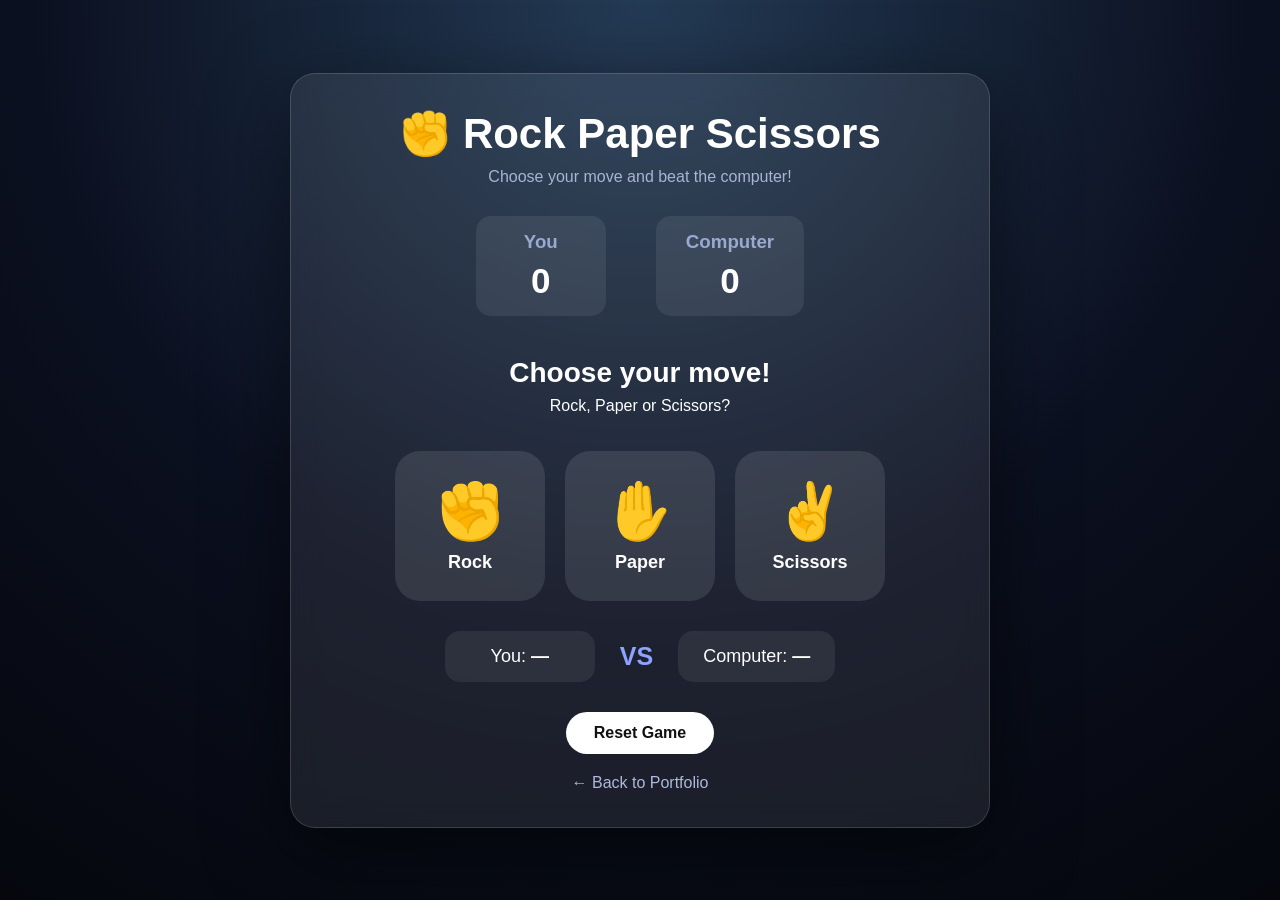
<file: rock paper scissors/index.html>
<!DOCTYPE html>
<html lang="en">

<head>
    <meta charset="UTF-8">
    <meta name="viewport" content="width=device-width, initial-scale=1.0">

    <title>Rock Paper Scissors</title>

    <style>

        * {
            box-sizing: border-box;
            margin: 0;
            padding: 0;
        }

        body {
            min-height: 100vh;
            font-family: Arial, sans-serif;
            background:
                radial-gradient(circle at top, #243b55, #0b1020 55%, #05070d);
            color: white;

            display: flex;
            justify-content: center;
            align-items: center;

            padding: 20px;
        }

        .game {
            width: 100%;
            max-width: 700px;

            background: rgba(255,255,255,0.08);
            border: 1px solid rgba(255,255,255,0.15);

            border-radius: 25px;
            padding: 35px;

            text-align: center;

            backdrop-filter: blur(15px);

            box-shadow:
                0 25px 80px rgba(0,0,0,0.5);
        }

        h1 {
            font-size: 42px;
            margin-bottom: 10px;
        }

        .subtitle {
            color: #aab4d4;
            margin-bottom: 30px;
        }

        .score-board {
            display: flex;
            justify-content: center;
            gap: 50px;

            margin-bottom: 30px;
        }

        .score {
            background: rgba(255,255,255,0.08);

            padding: 15px 30px;

            border-radius: 15px;

            min-width: 130px;
        }

        .score h3 {
            color: #9ba8d0;
            margin-bottom: 8px;
        }

        .score span {
            font-size: 35px;
            font-weight: bold;
        }

        .result {
            min-height: 80px;

            display: flex;
            flex-direction: column;
            justify-content: center;

            margin-bottom: 25px;
        }

        .result h2 {
            font-size: 28px;
            margin-bottom: 8px;
        }

        .choices {
            display: flex;
            justify-content: center;
            gap: 20px;

            flex-wrap: wrap;
        }

        .choice {
            width: 150px;
            height: 150px;

            border: none;
            border-radius: 25px;

            background: rgba(255,255,255,0.1);

            color: white;

            cursor: pointer;

            transition:
                transform 0.25s,
                background 0.25s,
                box-shadow 0.25s;
        }

        .choice:hover {
            transform: translateY(-10px) scale(1.05);

            background: rgba(255,255,255,0.18);

            box-shadow:
                0 15px 35px rgba(0,0,0,0.35);
        }

        .emoji {
            display: block;
            font-size: 55px;
            margin-bottom: 8px;
        }

        .choice-name {
            font-size: 18px;
            font-weight: bold;
        }

        .battle {
            margin-top: 30px;

            display: flex;
            justify-content: center;
            align-items: center;

            gap: 25px;

            font-size: 18px;
        }

        .player-choice,
        .computer-choice {
            background: rgba(255,255,255,0.07);

            padding: 15px 25px;

            border-radius: 15px;

            min-width: 150px;
        }

        .vs {
            font-size: 25px;
            font-weight: bold;
            color: #8ea2ff;
        }

        .reset {
            margin-top: 30px;

            padding: 12px 28px;

            border: none;
            border-radius: 30px;

            background: white;
            color: #111;

            font-size: 16px;
            font-weight: bold;

            cursor: pointer;

            transition: transform 0.2s;
        }

        .reset:hover {
            transform: scale(1.05);
        }

        .back {
            display: inline-block;

            margin-top: 20px;

            color: #aeb9dd;
            text-decoration: none;
        }

        .back:hover {
            color: white;
        }


        /* MOBILE */

        @media (max-width: 600px) {

            h1 {
                font-size: 32px;
            }

            .game {
                padding: 25px 15px;
            }

            .score-board {
                gap: 15px;
            }

            .score {
                min-width: 110px;
                padding: 12px;
            }

            .choice {
                width: 100px;
                height: 110px;
            }

            .emoji {
                font-size: 40px;
            }

            .choice-name {
                font-size: 14px;
            }

            .battle {
                gap: 10px;
            }

            .player-choice,
            .computer-choice {
                min-width: 120px;
                padding: 12px;
            }

        }

    </style>

</head>


<body>

    <div class="game">

        <h1>✊ Rock Paper Scissors</h1>

        <p class="subtitle">
            Choose your move and beat the computer!
        </p>


        <!-- SCORE -->

        <div class="score-board">

            <div class="score">

                <h3>You</h3>

                <span id="playerScore">
                    0
                </span>

            </div>


            <div class="score">

                <h3>Computer</h3>

                <span id="computerScore">
                    0
                </span>

            </div>

        </div>


        <!-- RESULT -->

        <div class="result">

            <h2 id="result">
                Choose your move!
            </h2>

            <p id="message">
                Rock, Paper or Scissors?
            </p>

        </div>


        <!-- CHOICES -->

        <div class="choices">

            <button
                class="choice"
                onclick="playGame('rock')"
            >

                <span class="emoji">
                    ✊
                </span>

                <span class="choice-name">
                    Rock
                </span>

            </button>


            <button
                class="choice"
                onclick="playGame('paper')"
            >

                <span class="emoji">
                    ✋
                </span>

                <span class="choice-name">
                    Paper
                </span>

            </button>


            <button
                class="choice"
                onclick="playGame('scissors')"
            >

                <span class="emoji">
                    ✌️
                </span>

                <span class="choice-name">
                    Scissors
                </span>

            </button>

        </div>


        <!-- BATTLE -->

        <div class="battle">

            <div class="player-choice">

                You:
                <strong id="playerMove">
                    —
                </strong>

            </div>


            <div class="vs">
                VS
            </div>


            <div class="computer-choice">

                Computer:
                <strong id="computerMove">
                    —
                </strong>

            </div>

        </div>


        <!-- RESET -->

        <button
            class="reset"
            onclick="resetGame()"
        >
            Reset Game
        </button>


        <br>


        <a
            href="../index.html"
            class="back"
        >
            ← Back to Portfolio
        </a>

    </div>


    <script>

        let playerScore = 0;
        let computerScore = 0;


        function playGame(playerChoice) {

            const choices = [
                "rock",
                "paper",
                "scissors"
            ];


            const computerChoice =
                choices[
                    Math.floor(
                        Math.random() * choices.length
                    )
                ];


            document.getElementById("playerMove")
                .textContent =
                getEmoji(playerChoice);


            document.getElementById("computerMove")
                .textContent =
                getEmoji(computerChoice);


            let result;


            if (playerChoice === computerChoice) {

                result = "It's a Draw! 🤝";

            }

            else if (

                (playerChoice === "rock" &&
                    computerChoice === "scissors")

                ||

                (playerChoice === "paper" &&
                    computerChoice === "rock")

                ||

                (playerChoice === "scissors" &&
                    computerChoice === "paper")

            ) {

                result = "You Win! 🎉";

                playerScore++;

            }

            else {

                result = "Computer Wins! 🤖";

                computerScore++;

            }


            document.getElementById("result")
                .textContent = result;


            document.getElementById("message")
                .textContent =
                `${capitalize(playerChoice)}
                 vs
                 ${capitalize(computerChoice)}`;


            document.getElementById("playerScore")
                .textContent = playerScore;


            document.getElementById("computerScore")
                .textContent = computerScore;

        }


        function getEmoji(choice) {

            if (choice === "rock") {
                return "✊ Rock";
            }

            if (choice === "paper") {
                return "✋ Paper";
            }

            return "✌️ Scissors";

        }


        function capitalize(text) {

            return text.charAt(0).toUpperCase()
                + text.slice(1);

        }


        function resetGame() {

            playerScore = 0;
            computerScore = 0;


            document.getElementById("playerScore")
                .textContent = "0";


            document.getElementById("computerScore")
                .textContent = "0";


            document.getElementById("result")
                .textContent =
                "Choose your move!";


            document.getElementById("message")
                .textContent =
                "Rock, Paper or Scissors?";


            document.getElementById("playerMove")
                .textContent = "—";


            document.getElementById("computerMove")
                .textContent = "—";

        }

    </script>

</body>

</html>
</file>
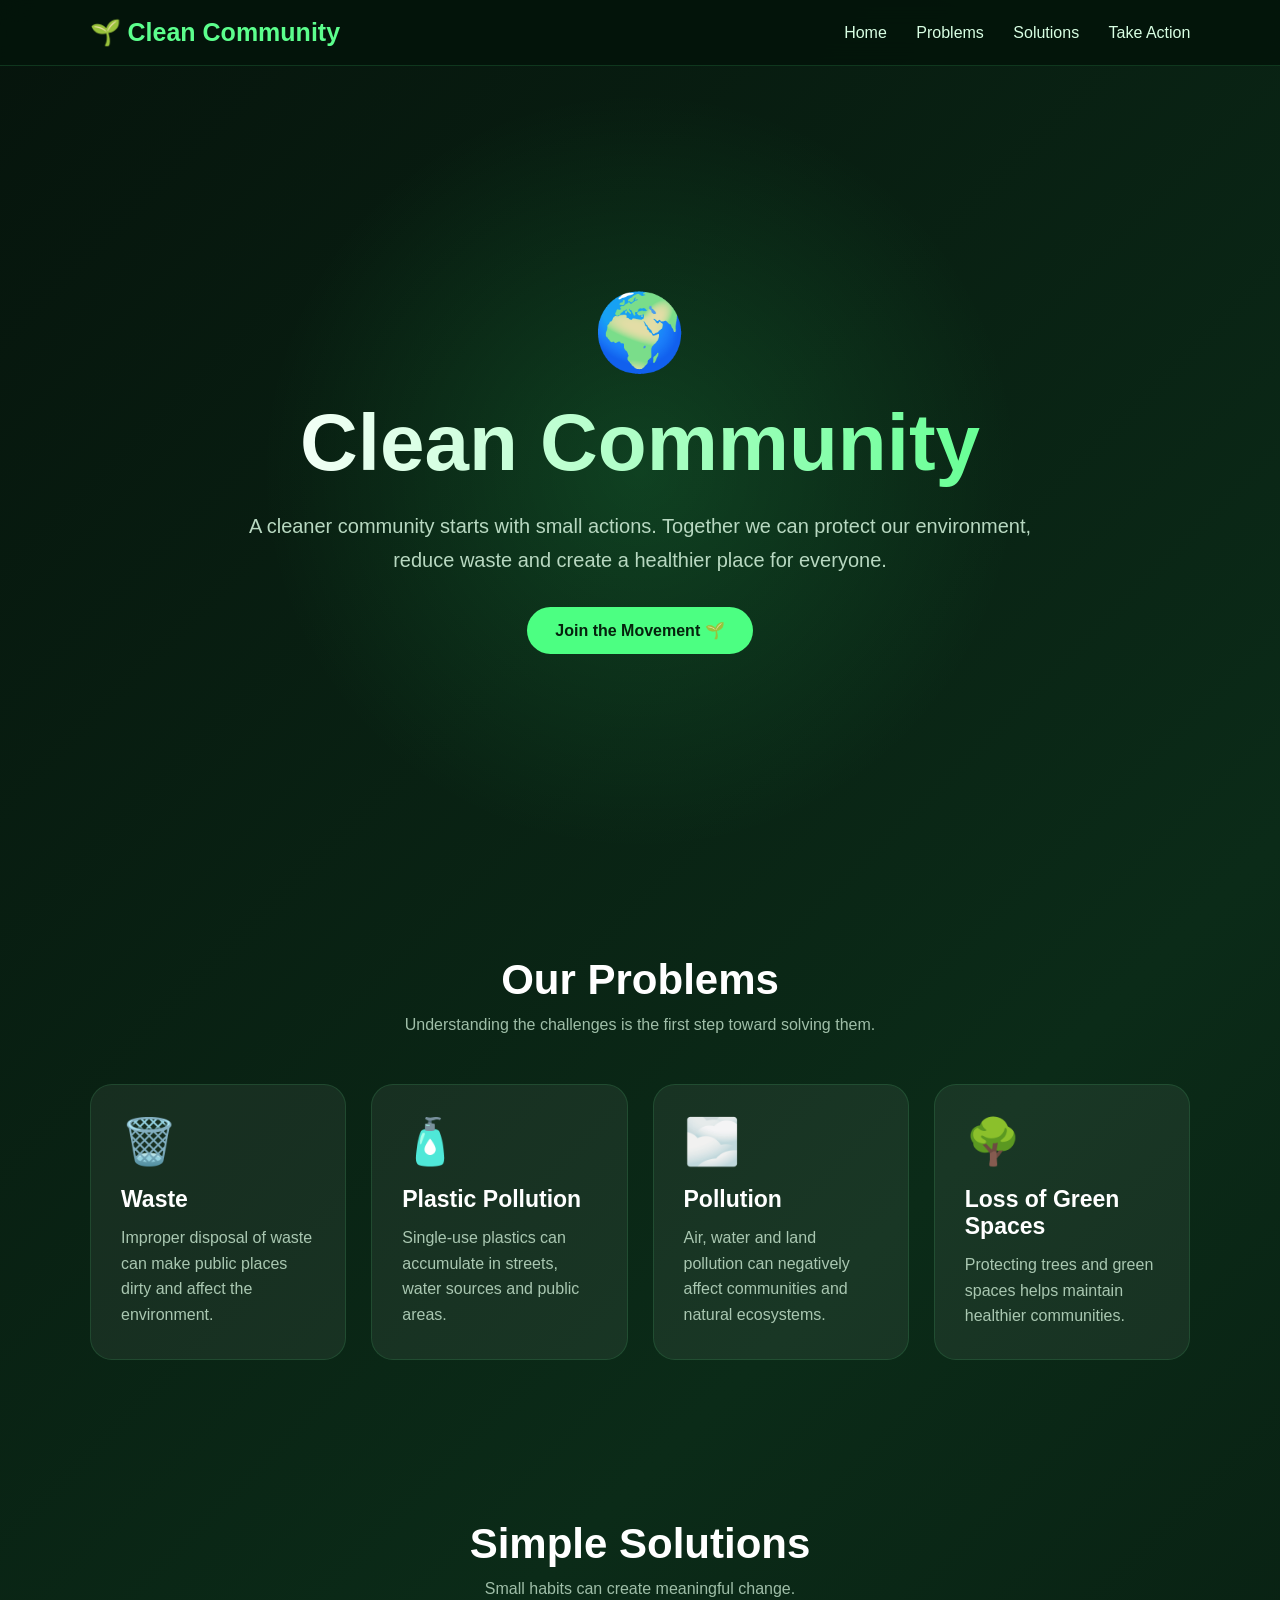
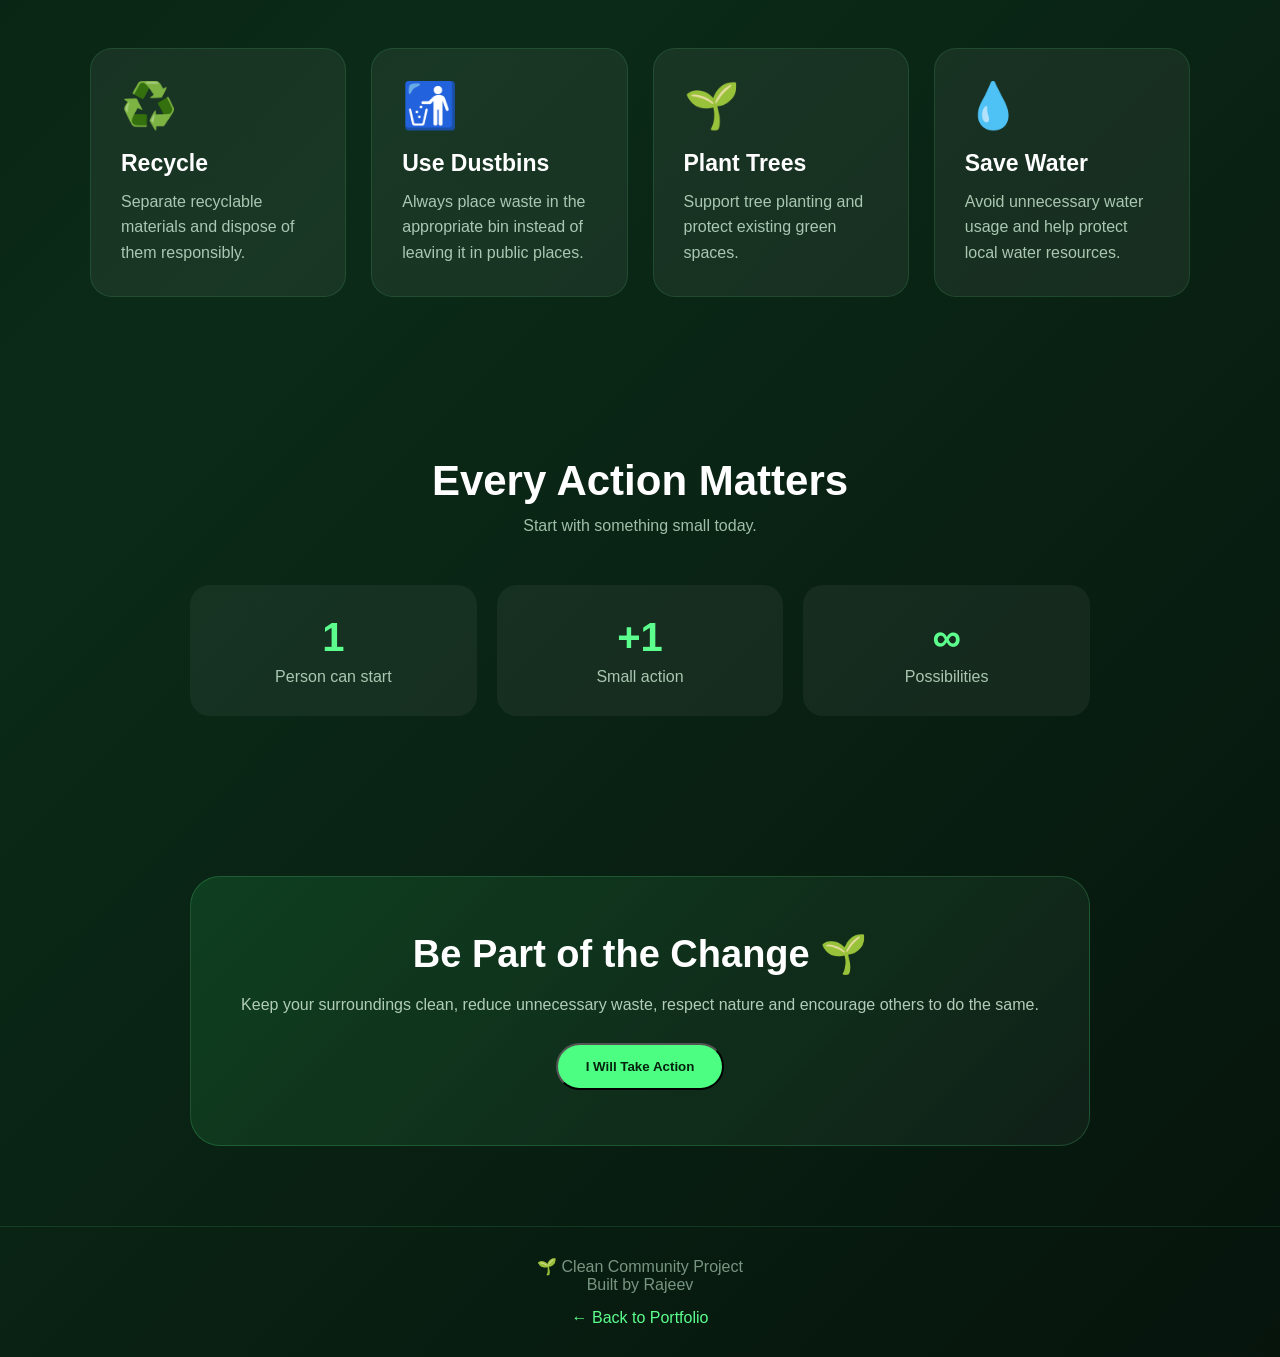
<file: cleanliness.html>
<!DOCTYPE html>
<html lang="en">

<head>

    <meta charset="UTF-8">

    <meta
        name="viewport"
        content="width=device-width, initial-scale=1.0"
    >

    <title>Clean Community 🌱</title>


    <style>

        * {
            margin: 0;
            padding: 0;
            box-sizing: border-box;
        }


        html {
            scroll-behavior: smooth;
        }


        body {

            font-family:
                Arial,
                Helvetica,
                sans-serif;

            background:
                linear-gradient(
                    135deg,
                    #06140c,
                    #0b2b18,
                    #06140c
                );

            color: white;

            min-height: 100vh;
        }


        /* ================= NAVBAR ================= */

        nav {

            position: sticky;

            top: 0;

            z-index: 1000;

            display: flex;

            justify-content: space-between;

            align-items: center;

            padding: 18px 7%;

            background:
                rgba(4, 20, 10, 0.9);

            backdrop-filter: blur(12px);

            border-bottom:
                1px solid
                rgba(80, 255, 140, 0.15);
        }


        .logo {

            font-size: 25px;

            font-weight: bold;

            color: #5cff8d;
        }


        nav a {

            color: #d8ffe3;

            text-decoration: none;

            margin-left: 25px;

            transition: 0.3s;
        }


        nav a:hover {

            color: #5cff8d;
        }


        /* ================= HERO ================= */

        .hero {

            min-height: 90vh;

            display: flex;

            justify-content: center;

            align-items: center;

            text-align: center;

            padding: 60px 20px;

            background:
                radial-gradient(
                    circle at center,
                    rgba(55, 255, 120, 0.15),
                    transparent 50%
                );
        }


        .hero-content {

            max-width: 800px;
        }


        .leaf {

            font-size: 75px;

            margin-bottom: 20px;

            animation:
                float 3s ease-in-out infinite;
        }


        @keyframes float {

            0% {
                transform: translateY(0);
            }

            50% {
                transform: translateY(-15px);
            }

            100% {
                transform: translateY(0);
            }
        }


        .hero h1 {

            font-size:
                clamp(42px, 7vw, 80px);

            margin-bottom: 20px;

            background:
                linear-gradient(
                    90deg,
                    #ffffff,
                    #5cff8d
                );

            -webkit-background-clip: text;

            -webkit-text-fill-color:
                transparent;
        }


        .hero p {

            font-size: 20px;

            line-height: 1.7;

            color: #b8d8c1;

            margin-bottom: 30px;
        }


        .button {

            display: inline-block;

            padding: 14px 28px;

            border-radius: 30px;

            background:
                #4cff82;

            color:
                #05220d;

            text-decoration: none;

            font-weight: bold;

            transition: 0.3s;
        }


        .button:hover {

            transform:
                translateY(-4px);

            box-shadow:
                0 10px 30px
                rgba(76, 255, 130, 0.25);
        }


        /* ================= SECTIONS ================= */

        section {

            padding:
                80px 7%;
        }


        .section-title {

            text-align: center;

            margin-bottom: 50px;
        }


        .section-title h2 {

            font-size: 42px;

            margin-bottom: 12px;
        }


        .section-title p {

            color: #9fbea8;
        }


        /* ================= CARDS ================= */

        .cards {

            display: grid;

            grid-template-columns:
                repeat(
                    auto-fit,
                    minmax(230px, 1fr)
                );

            gap: 25px;

            max-width: 1100px;

            margin: auto;
        }


        .card {

            padding: 30px;

            border-radius: 22px;

            background:
                rgba(255,255,255,0.06);

            border:
                1px solid
                rgba(100,255,150,0.12);

            transition:
                transform 0.3s,
                border 0.3s,
                background 0.3s;
        }


        .card:hover {

            transform:
                translateY(-8px);

            background:
                rgba(70,255,120,0.08);

            border-color:
                rgba(100,255,150,0.35);
        }


        .card-icon {

            font-size: 45px;

            margin-bottom: 18px;
        }


        .card h3 {

            margin-bottom: 12px;

            font-size: 23px;
        }


        .card p {

            color: #a9c7b1;

            line-height: 1.6;
        }


        /* ================= STATS ================= */

        .stats {

            display: grid;

            grid-template-columns:
                repeat(
                    auto-fit,
                    minmax(180px, 1fr)
                );

            gap: 20px;

            max-width: 900px;

            margin: auto;
        }


        .stat {

            text-align: center;

            padding: 30px;

            border-radius: 20px;

            background:
                rgba(255,255,255,0.05);
        }


        .stat strong {

            display: block;

            font-size: 40px;

            color: #5cff8d;

            margin-bottom: 8px;
        }


        .stat span {

            color: #a9c7b1;
        }


        /* ================= ACTION ================= */

        .action {

            max-width: 900px;

            margin: auto;

            text-align: center;

            padding: 55px 30px;

            border-radius: 30px;

            background:
                linear-gradient(
                    135deg,
                    rgba(50,255,110,0.12),
                    rgba(255,255,255,0.04)
                );

            border:
                1px solid
                rgba(100,255,150,0.18);
        }


        .action h2 {

            font-size: 38px;

            margin-bottom: 15px;
        }


        .action p {

            color: #b1cdb8;

            line-height: 1.7;

            margin-bottom: 25px;
        }


        /* ================= FOOTER ================= */

        footer {

            text-align: center;

            padding: 30px;

            border-top:
                1px solid
                rgba(100,255,150,0.12);

            color: #789581;
        }


        .back {

            display: inline-block;

            margin-top: 15px;

            color: #5cff8d;

            text-decoration: none;
        }


        /* ================= MOBILE ================= */

        @media (max-width: 650px) {

            nav {

                flex-direction: column;

                gap: 12px;
            }


            nav a {

                margin: 0 7px;

                font-size: 14px;
            }


            .hero {

                min-height: 80vh;
            }


            .hero p {

                font-size: 17px;
            }


            .section-title h2 {

                font-size: 32px;
            }

        }

    </style>

</head>


<body>


    <!-- ================= NAVBAR ================= -->

    <nav>

        <div class="logo">
            🌱 Clean Community
        </div>


        <div>

            <a href="#home">
                Home
            </a>

            <a href="#problems">
                Problems
            </a>

            <a href="#solutions">
                Solutions
            </a>

            <a href="#action">
                Take Action
            </a>

        </div>

    </nav>



    <!-- ================= HERO ================= -->

    <section
        id="home"
        class="hero"
    >

        <div class="hero-content">

            <div class="leaf">
                🌍
            </div>


            <h1>
                Clean Community
            </h1>


            <p>

                A cleaner community starts
                with small actions.

                Together we can protect our
                environment, reduce waste and
                create a healthier place for everyone.

            </p>


            <a
                href="#action"
                class="button"
            >
                Join the Movement 🌱
            </a>

        </div>

    </section>



    <!-- ================= PROBLEMS ================= -->

    <section id="problems">

        <div class="section-title">

            <h2>
                Our Problems
            </h2>

            <p>
                Understanding the challenges
                is the first step toward solving them.
            </p>

        </div>


        <div class="cards">


            <div class="card">

                <div class="card-icon">
                    🗑️
                </div>

                <h3>
                    Waste
                </h3>

                <p>
                    Improper disposal of waste
                    can make public places dirty
                    and affect the environment.
                </p>

            </div>


            <div class="card">

                <div class="card-icon">
                    🧴
                </div>

                <h3>
                    Plastic Pollution
                </h3>

                <p>
                    Single-use plastics can
                    accumulate in streets,
                    water sources and public areas.
                </p>

            </div>


            <div class="card">

                <div class="card-icon">
                    🌫️
                </div>

                <h3>
                    Pollution
                </h3>

                <p>
                    Air, water and land pollution
                    can negatively affect communities
                    and natural ecosystems.
                </p>

            </div>


            <div class="card">

                <div class="card-icon">
                    🌳
                </div>

                <h3>
                    Loss of Green Spaces
                </h3>

                <p>
                    Protecting trees and green spaces
                    helps maintain healthier
                    communities.
                </p>

            </div>


        </div>

    </section>



    <!-- ================= SOLUTIONS ================= -->

    <section id="solutions">

        <div class="section-title">

            <h2>
                Simple Solutions
            </h2>

            <p>
                Small habits can create
                meaningful change.
            </p>

        </div>


        <div class="cards">


            <div class="card">

                <div class="card-icon">
                    ♻️
                </div>

                <h3>
                    Recycle
                </h3>

                <p>
                    Separate recyclable materials
                    and dispose of them responsibly.
                </p>

            </div>


            <div class="card">

                <div class="card-icon">
                    🚮
                </div>

                <h3>
                    Use Dustbins
                </h3>

                <p>
                    Always place waste in the
                    appropriate bin instead of
                    leaving it in public places.
                </p>

            </div>


            <div class="card">

                <div class="card-icon">
                    🌱
                </div>

                <h3>
                    Plant Trees
                </h3>

                <p>
                    Support tree planting and
                    protect existing green spaces.
                </p>

            </div>


            <div class="card">

                <div class="card-icon">
                    💧
                </div>

                <h3>
                    Save Water
                </h3>

                <p>
                    Avoid unnecessary water usage
                    and help protect local water resources.
                </p>

            </div>


        </div>

    </section>



    <!-- ================= STATS ================= -->

    <section>

        <div class="section-title">

            <h2>
                Every Action Matters
            </h2>

            <p>
                Start with something small today.
            </p>

        </div>


        <div class="stats">


            <div class="stat">

                <strong>
                    1
                </strong>

                <span>
                    Person can start
                </span>

            </div>


            <div class="stat">

                <strong>
                    +1
                </strong>

                <span>
                    Small action
                </span>

            </div>


            <div class="stat">

                <strong>
                    ∞
                </strong>

                <span>
                    Possibilities
                </span>

            </div>


        </div>

    </section>



    <!-- ================= ACTION ================= -->

    <section id="action">

        <div class="action">

            <h2>
                Be Part of the Change 🌱
            </h2>


            <p>

                Keep your surroundings clean,
                reduce unnecessary waste,
                respect nature and encourage
                others to do the same.

            </p>


            <button
                class="button"
                onclick="joinMovement()"
            >
                I Will Take Action
            </button>

        </div>

    </section>



    <!-- ================= FOOTER ================= -->

    <footer>

        <p>
            🌱 Clean Community Project
        </p>

        <p>
            Built by Rajeev
        </p>


        <a
            href="../index.html"
            class="back"
        >
            ← Back to Portfolio
        </a>

    </footer>



    <script>

        function joinMovement() {

            alert(
                "🌱 Great! Every small action makes a difference."
            );

        }

    </script>


</body>

</html>
</file>
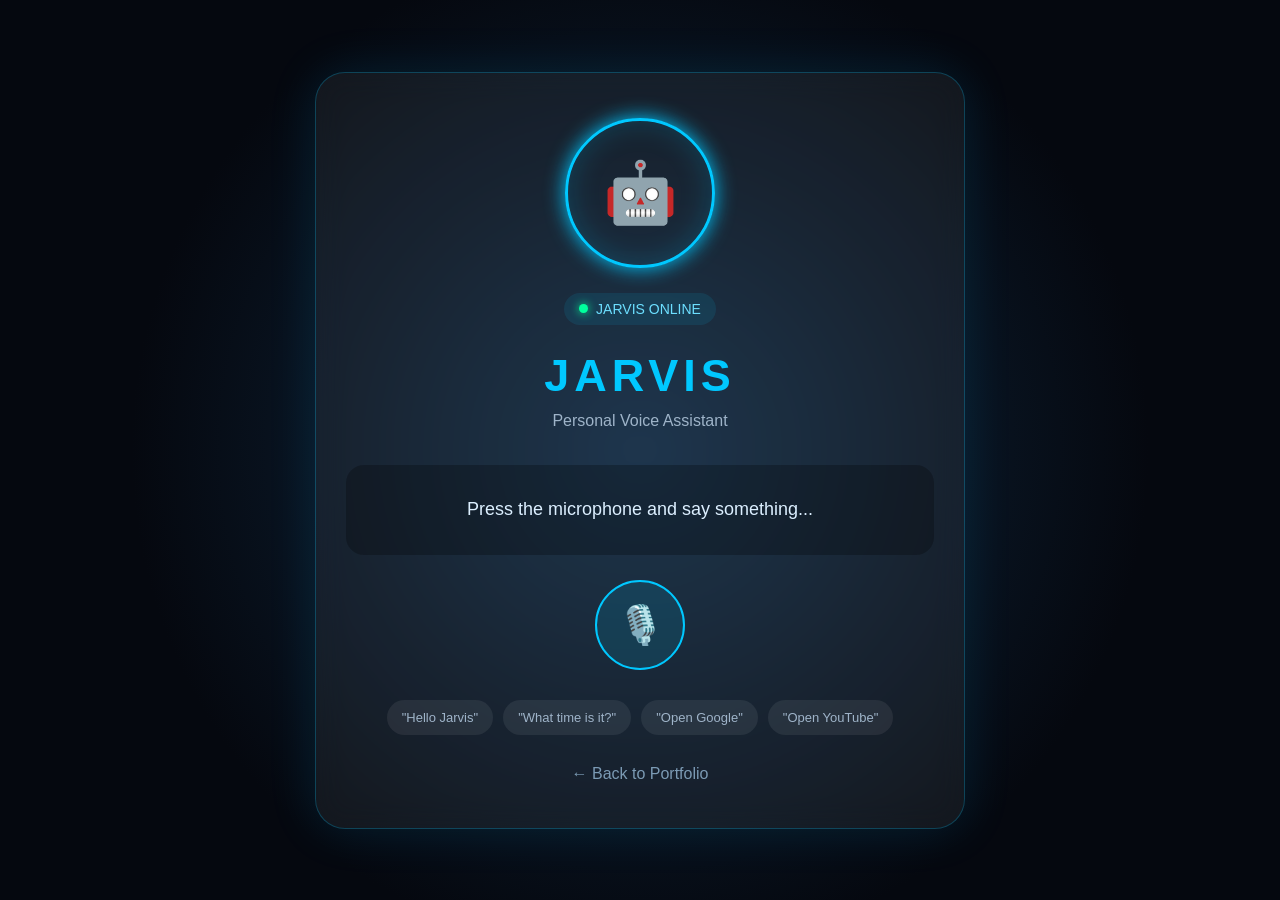
<file: jarvis.html>
<!DOCTYPE html>
<html lang="en">

<head>
    <meta charset="UTF-8">
    <meta name="viewport" content="width=device-width, initial-scale=1.0">

    <title>JARVIS Assistant</title>

    <style>

        * {
            box-sizing: border-box;
            margin: 0;
            padding: 0;
        }

        body {
            min-height: 100vh;
            background:
                radial-gradient(circle at center, #102a43, #05080f 65%);
            color: white;
            font-family: Arial, sans-serif;

            display: flex;
            justify-content: center;
            align-items: center;

            padding: 20px;
        }

        .jarvis {
            width: 100%;
            max-width: 650px;

            text-align: center;

            background: rgba(255,255,255,0.06);

            border: 1px solid rgba(0,200,255,0.25);

            border-radius: 30px;

            padding: 45px 30px;

            backdrop-filter: blur(15px);

            box-shadow:
                0 0 50px rgba(0,180,255,0.12);
        }

        .logo {
            width: 150px;
            height: 150px;

            margin: 0 auto 25px;

            border-radius: 50%;

            border: 3px solid #00c8ff;

            display: flex;
            justify-content: center;
            align-items: center;

            font-size: 60px;

            box-shadow:
                0 0 20px #00c8ff,
                inset 0 0 30px rgba(0,200,255,0.2);

            animation: pulse 2s infinite;
        }

        @keyframes pulse {

            0%, 100% {
                transform: scale(1);
                box-shadow:
                    0 0 20px #00c8ff,
                    inset 0 0 30px rgba(0,200,255,0.2);
            }

            50% {
                transform: scale(1.05);
                box-shadow:
                    0 0 45px #00c8ff,
                    inset 0 0 40px rgba(0,200,255,0.3);
            }

        }

        h1 {
            font-size: 45px;
            letter-spacing: 5px;
            color: #00c8ff;
            margin-bottom: 10px;
        }

        .subtitle {
            color: #9fb4c9;
            margin-bottom: 35px;
        }

        .status {
            display: inline-flex;
            align-items: center;
            gap: 8px;

            padding: 8px 15px;

            border-radius: 30px;

            background: rgba(0,200,255,0.1);

            color: #6ddfff;

            font-size: 14px;

            margin-bottom: 25px;
        }

        .status-dot {
            width: 9px;
            height: 9px;

            background: #00ff9d;

            border-radius: 50%;

            box-shadow: 0 0 10px #00ff9d;
        }

        .output {
            min-height: 90px;

            display: flex;
            justify-content: center;
            align-items: center;

            padding: 20px;

            margin-bottom: 25px;

            border-radius: 18px;

            background: rgba(0,0,0,0.25);

            color: #dcefff;

            font-size: 18px;
        }

        .mic-button {
            width: 90px;
            height: 90px;

            border-radius: 50%;

            border: 2px solid #00c8ff;

            background: rgba(0,200,255,0.12);

            color: white;

            font-size: 38px;

            cursor: pointer;

            transition: 0.3s;
        }

        .mic-button:hover {
            transform: scale(1.1);

            background: rgba(0,200,255,0.25);

            box-shadow:
                0 0 35px rgba(0,200,255,0.6);
        }

        .commands {
            margin-top: 30px;

            display: flex;
            justify-content: center;
            flex-wrap: wrap;

            gap: 10px;
        }

        .command {
            padding: 10px 15px;

            border-radius: 20px;

            background: rgba(255,255,255,0.07);

            color: #9fb4c9;

            font-size: 13px;
        }

        .back {
            display: inline-block;

            margin-top: 30px;

            color: #7c9bb5;

            text-decoration: none;
        }

        .back:hover {
            color: white;
        }

        @media (max-width: 600px) {

            .jarvis {
                padding: 35px 20px;
            }

            h1 {
                font-size: 35px;
            }

            .logo {
                width: 120px;
                height: 120px;
                font-size: 45px;
            }

        }

    </style>

</head>


<body>

    <div class="jarvis">

        <div class="logo">
            🤖
        </div>


        <div class="status">

            <span class="status-dot"></span>

            JARVIS ONLINE

        </div>


        <h1>
            JARVIS
        </h1>


        <p class="subtitle">
            Personal Voice Assistant
        </p>


        <div
            class="output"
            id="output"
        >
            Press the microphone and say something...
        </div>


        <button
            class="mic-button"
            onclick="startListening()"
        >
            🎙️
        </button>


        <div class="commands">

            <span class="command">
                "Hello Jarvis"
            </span>

            <span class="command">
                "What time is it?"
            </span>

            <span class="command">
                "Open Google"
            </span>

            <span class="command">
                "Open YouTube"
            </span>

        </div>


        <a
            href="../index.html"
            class="back"
        >
            ← Back to Portfolio
        </a>

    </div>


    <script>

        const output =
            document.getElementById("output");


        function startListening() {

            if (!("webkitSpeechRecognition" in window)) {

                output.textContent =
                    "Speech recognition is not supported in this browser.";

                return;

            }


            const recognition =
                new webkitSpeechRecognition();


            recognition.lang = "en-US";

            recognition.start();


            output.textContent =
                "🎙️ Listening...";


            recognition.onresult =
                function(event) {

                    const text =
                        event.results[0][0].transcript;

                    output.textContent =
                        "You said: " + text;

                    processCommand(text.toLowerCase());

                };


            recognition.onerror =
                function() {

                    output.textContent =
                        "Sorry, I couldn't hear you.";

                };

        }


        function processCommand(command) {

            if (command.includes("hello")) {

                speak(
                    "Hello Rajeev. How can I help you?"
                );

            }

            else if (
                command.includes("time")
            ) {

                const time =
                    new Date().toLocaleTimeString();

                speak(
                    "The current time is " + time
                );

            }

            else if (
                command.includes("google")
            ) {

                speak("Opening Google");

                window.open(
                    "https://www.google.com",
                    "_blank"
                );

            }

            else if (
                command.includes("youtube")
            ) {

                speak("Opening YouTube");

                window.open(
                    "https://www.youtube.com",
                    "_blank"
                );

            }

            else {

                speak(
                    "I heard you, but I don't know that command yet."
                );

            }

        }


        function speak(text) {

            output.textContent =
                "JARVIS: " + text;


            const speech =
                new SpeechSynthesisUtterance(text);


            speech.rate = 0.9;

            speech.pitch = 1;


            window.speechSynthesis.speak(
                speech
            );

        }

    </script>

</body>

</html>
</file>
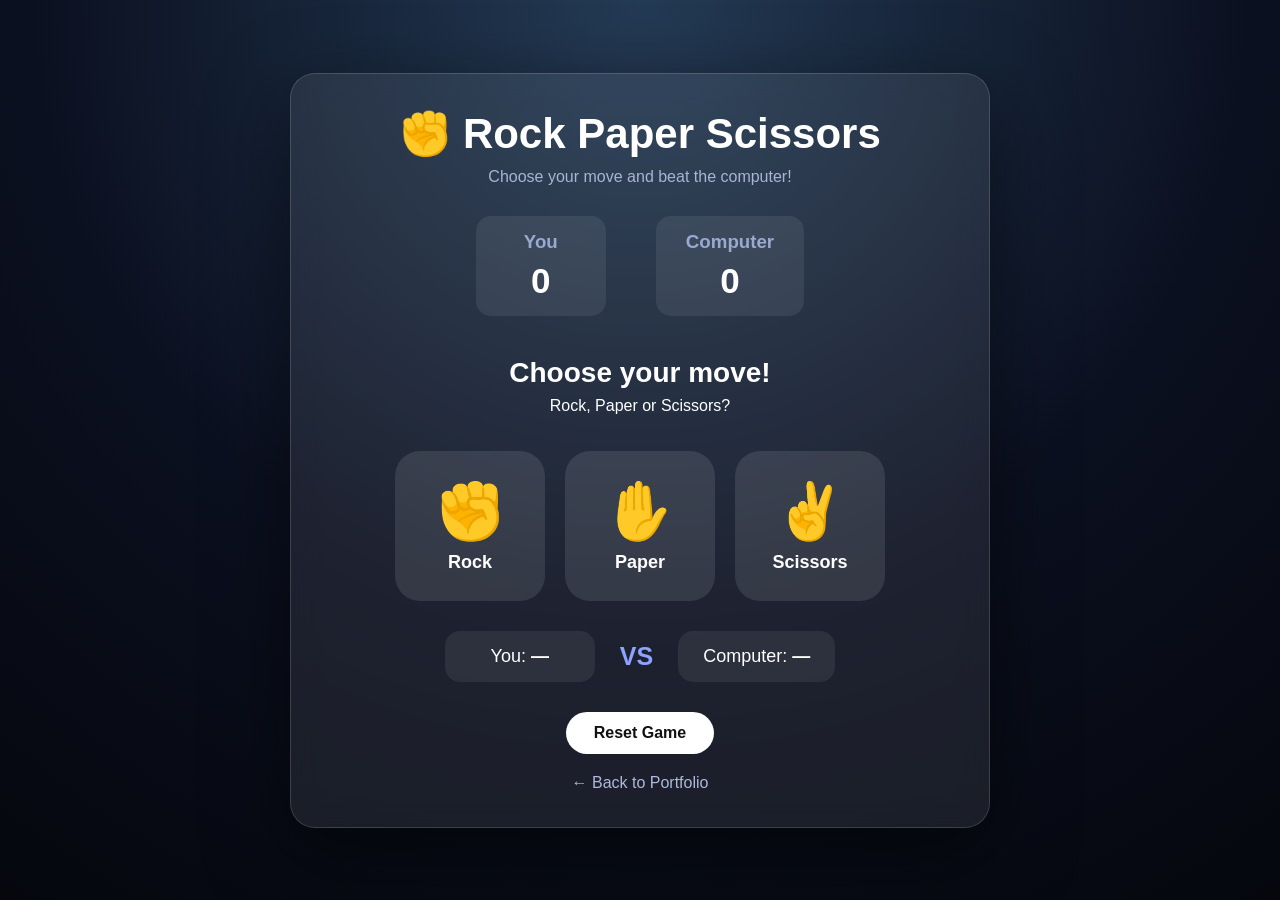
<file: rock paper scissors.html>
<!DOCTYPE html>
<html lang="en">

<head>
    <meta charset="UTF-8">
    <meta name="viewport" content="width=device-width, initial-scale=1.0">

    <title>Rock Paper Scissors</title>

    <style>

        * {
            box-sizing: border-box;
            margin: 0;
            padding: 0;
        }

        body {
            min-height: 100vh;
            font-family: Arial, sans-serif;
            background:
                radial-gradient(circle at top, #243b55, #0b1020 55%, #05070d);
            color: white;

            display: flex;
            justify-content: center;
            align-items: center;

            padding: 20px;
        }

        .game {
            width: 100%;
            max-width: 700px;

            background: rgba(255,255,255,0.08);
            border: 1px solid rgba(255,255,255,0.15);

            border-radius: 25px;
            padding: 35px;

            text-align: center;

            backdrop-filter: blur(15px);

            box-shadow:
                0 25px 80px rgba(0,0,0,0.5);
        }

        h1 {
            font-size: 42px;
            margin-bottom: 10px;
        }

        .subtitle {
            color: #aab4d4;
            margin-bottom: 30px;
        }

        .score-board {
            display: flex;
            justify-content: center;
            gap: 50px;

            margin-bottom: 30px;
        }

        .score {
            background: rgba(255,255,255,0.08);

            padding: 15px 30px;

            border-radius: 15px;

            min-width: 130px;
        }

        .score h3 {
            color: #9ba8d0;
            margin-bottom: 8px;
        }

        .score span {
            font-size: 35px;
            font-weight: bold;
        }

        .result {
            min-height: 80px;

            display: flex;
            flex-direction: column;
            justify-content: center;

            margin-bottom: 25px;
        }

        .result h2 {
            font-size: 28px;
            margin-bottom: 8px;
        }

        .choices {
            display: flex;
            justify-content: center;
            gap: 20px;

            flex-wrap: wrap;
        }

        .choice {
            width: 150px;
            height: 150px;

            border: none;
            border-radius: 25px;

            background: rgba(255,255,255,0.1);

            color: white;

            cursor: pointer;

            transition:
                transform 0.25s,
                background 0.25s,
                box-shadow 0.25s;
        }

        .choice:hover {
            transform: translateY(-10px) scale(1.05);

            background: rgba(255,255,255,0.18);

            box-shadow:
                0 15px 35px rgba(0,0,0,0.35);
        }

        .emoji {
            display: block;
            font-size: 55px;
            margin-bottom: 8px;
        }

        .choice-name {
            font-size: 18px;
            font-weight: bold;
        }

        .battle {
            margin-top: 30px;

            display: flex;
            justify-content: center;
            align-items: center;

            gap: 25px;

            font-size: 18px;
        }

        .player-choice,
        .computer-choice {
            background: rgba(255,255,255,0.07);

            padding: 15px 25px;

            border-radius: 15px;

            min-width: 150px;
        }

        .vs {
            font-size: 25px;
            font-weight: bold;
            color: #8ea2ff;
        }

        .reset {
            margin-top: 30px;

            padding: 12px 28px;

            border: none;
            border-radius: 30px;

            background: white;
            color: #111;

            font-size: 16px;
            font-weight: bold;

            cursor: pointer;

            transition: transform 0.2s;
        }

        .reset:hover {
            transform: scale(1.05);
        }

        .back {
            display: inline-block;

            margin-top: 20px;

            color: #aeb9dd;
            text-decoration: none;
        }

        .back:hover {
            color: white;
        }


        /* MOBILE */

        @media (max-width: 600px) {

            h1 {
                font-size: 32px;
            }

            .game {
                padding: 25px 15px;
            }

            .score-board {
                gap: 15px;
            }

            .score {
                min-width: 110px;
                padding: 12px;
            }

            .choice {
                width: 100px;
                height: 110px;
            }

            .emoji {
                font-size: 40px;
            }

            .choice-name {
                font-size: 14px;
            }

            .battle {
                gap: 10px;
            }

            .player-choice,
            .computer-choice {
                min-width: 120px;
                padding: 12px;
            }

        }

    </style>

</head>


<body>

    <div class="game">

        <h1>✊ Rock Paper Scissors</h1>

        <p class="subtitle">
            Choose your move and beat the computer!
        </p>


        <!-- SCORE -->

        <div class="score-board">

            <div class="score">

                <h3>You</h3>

                <span id="playerScore">
                    0
                </span>

            </div>


            <div class="score">

                <h3>Computer</h3>

                <span id="computerScore">
                    0
                </span>

            </div>

        </div>


        <!-- RESULT -->

        <div class="result">

            <h2 id="result">
                Choose your move!
            </h2>

            <p id="message">
                Rock, Paper or Scissors?
            </p>

        </div>


        <!-- CHOICES -->

        <div class="choices">

            <button
                class="choice"
                onclick="playGame('rock')"
            >

                <span class="emoji">
                    ✊
                </span>

                <span class="choice-name">
                    Rock
                </span>

            </button>


            <button
                class="choice"
                onclick="playGame('paper')"
            >

                <span class="emoji">
                    ✋
                </span>

                <span class="choice-name">
                    Paper
                </span>

            </button>


            <button
                class="choice"
                onclick="playGame('scissors')"
            >

                <span class="emoji">
                    ✌️
                </span>

                <span class="choice-name">
                    Scissors
                </span>

            </button>

        </div>


        <!-- BATTLE -->

        <div class="battle">

            <div class="player-choice">

                You:
                <strong id="playerMove">
                    —
                </strong>

            </div>


            <div class="vs">
                VS
            </div>


            <div class="computer-choice">

                Computer:
                <strong id="computerMove">
                    —
                </strong>

            </div>

        </div>


        <!-- RESET -->

        <button
            class="reset"
            onclick="resetGame()"
        >
            Reset Game
        </button>


        <br>


        <a
            href="../index.html"
            class="back"
        >
            ← Back to Portfolio
        </a>

    </div>


    <script>

        let playerScore = 0;
        let computerScore = 0;


        function playGame(playerChoice) {

            const choices = [
                "rock",
                "paper",
                "scissors"
            ];


            const computerChoice =
                choices[
                    Math.floor(
                        Math.random() * choices.length
                    )
                ];


            document.getElementById("playerMove")
                .textContent =
                getEmoji(playerChoice);


            document.getElementById("computerMove")
                .textContent =
                getEmoji(computerChoice);


            let result;


            if (playerChoice === computerChoice) {

                result = "It's a Draw! 🤝";

            }

            else if (

                (playerChoice === "rock" &&
                    computerChoice === "scissors")

                ||

                (playerChoice === "paper" &&
                    computerChoice === "rock")

                ||

                (playerChoice === "scissors" &&
                    computerChoice === "paper")

            ) {

                result = "You Win! 🎉";

                playerScore++;

            }

            else {

                result = "Computer Wins! 🤖";

                computerScore++;

            }


            document.getElementById("result")
                .textContent = result;


            document.getElementById("message")
                .textContent =
                `${capitalize(playerChoice)}
                 vs
                 ${capitalize(computerChoice)}`;


            document.getElementById("playerScore")
                .textContent = playerScore;


            document.getElementById("computerScore")
                .textContent = computerScore;

        }


        function getEmoji(choice) {

            if (choice === "rock") {
                return "✊ Rock";
            }

            if (choice === "paper") {
                return "✋ Paper";
            }

            return "✌️ Scissors";

        }


        function capitalize(text) {

            return text.charAt(0).toUpperCase()
                + text.slice(1);

        }


        function resetGame() {

            playerScore = 0;
            computerScore = 0;


            document.getElementById("playerScore")
                .textContent = "0";


            document.getElementById("computerScore")
                .textContent = "0";


            document.getElementById("result")
                .textContent =
                "Choose your move!";


            document.getElementById("message")
                .textContent =
                "Rock, Paper or Scissors?";


            document.getElementById("playerMove")
                .textContent = "—";


            document.getElementById("computerMove")
                .textContent = "—";

        }

    </script>

</body>

</html>
</file>
<file: style.css>
/* =====================================================
   RAJEEV PORTFOLIO
   PREMIUM DARK STUDENT PORTFOLIO
===================================================== */


/* =====================================================
   RESET
===================================================== */

* {
    margin: 0;
    padding: 0;
    box-sizing: border-box;
}

html {
    scroll-behavior: smooth;
}

body {
    font-family:
        Inter,
        "Segoe UI",
        Arial,
        sans-serif;

    background: #050816;
    color: #f5f7ff;

    overflow-x: hidden;

    line-height: 1.6;
}

a {
    color: inherit;
    text-decoration: none;
}

button {
    font: inherit;
}

::selection {
    background: #6d5cff;
    color: white;
}


/* =====================================================
   VARIABLES
===================================================== */

:root {

    --bg: #050816;
    --bg-light: #0b1024;

    --card: rgba(14, 20, 43, 0.68);

    --border: rgba(255, 255, 255, 0.09);

    --text: #f5f7ff;
    --muted: #9ba4c7;

    --purple: #795cff;
    --blue: #2798ff;
    --cyan: #45e0ff;

    --gradient:
        linear-gradient(
            135deg,
            #8b5cff,
            #288dff,
            #45e0ff
        );

    --mouse-x: 0px;
    --mouse-y: 0px;
}


/* =====================================================
   BODY BACKGROUND
===================================================== */

body::before {

    content: "";

    position: fixed;

    inset: 0;

    pointer-events: none;

    background:
        radial-gradient(
            circle at 20% 20%,
            rgba(111, 76, 255, 0.10),
            transparent 30%
        ),
        radial-gradient(
            circle at 80% 70%,
            rgba(0, 157, 255, 0.08),
            transparent 30%
        );

    z-index: -5;
}


/* =====================================================
   BACKGROUND
===================================================== */

.background {

    position: fixed;

    inset: 0;

    overflow: hidden;

    pointer-events: none;

    z-index: -10;
}

.grid-background {

    position: absolute;

    inset: 0;

    background-image:
        linear-gradient(
            rgba(255,255,255,0.025) 1px,
            transparent 1px
        ),
        linear-gradient(
            90deg,
            rgba(255,255,255,0.025) 1px,
            transparent 1px
        );

    background-size: 70px 70px;

    mask-image:
        linear-gradient(
            to bottom,
            black,
            transparent 90%
        );
}

.gradient-orb {

    position: absolute;

    width: 500px;
    height: 500px;

    border-radius: 50%;

    filter: blur(100px);

    opacity: 0.18;

    transition:
        transform 1s ease;
}

.orb-1 {

    background: #704cff;

    top: -180px;
    left: -150px;

    transform:
        translate(
            var(--mouse-x),
            var(--mouse-y)
        );
}

.orb-2 {

    background: #008cff;

    right: -200px;
    top: 25%;

    transform:
        translate(
            calc(var(--mouse-x) * -1),
            calc(var(--mouse-y) * -1)
        );
}

.orb-3 {

    background: #00d9ff;

    bottom: -250px;
    left: 35%;

    transform:
        translate(
            var(--mouse-x),
            calc(var(--mouse-y) * -1)
        );
}


/* =====================================================
   CURSOR
===================================================== */

.cursor-dot {

    width: 7px;
    height: 7px;

    background: #ffffff;

    border-radius: 50%;

    position: fixed;

    pointer-events: none;

    z-index: 9999;

    transform:
        translate(-50%, -50%);

    box-shadow:
        0 0 15px #ffffff;
}

.cursor-ring {

    width: 35px;
    height: 35px;

    border: 1px solid
        rgba(103, 178, 255, 0.6);

    border-radius: 50%;

    position: fixed;

    pointer-events: none;

    z-index: 9998;

    transform:
        translate(-50%, -50%);

    transition:
        width .2s ease,
        height .2s ease,
        border-color .2s ease;
}


/* =====================================================
   SCROLL PROGRESS
===================================================== */

.scroll-progress {

    position: fixed;

    top: 0;
    left: 0;

    height: 3px;

    width: 0%;

    background: var(--gradient);

    z-index: 10000;

    box-shadow:
        0 0 15px rgba(70, 160, 255, 0.8);
}


/* =====================================================
   NAVBAR
===================================================== */

.navbar {

    position: fixed;

    top: 0;
    left: 0;

    width: 100%;

    padding: 20px 6%;

    z-index: 1000;

    background:
        linear-gradient(
            to bottom,
            rgba(5, 8, 22, 0.92),
            rgba(5, 8, 22, 0.45),
            transparent
        );

    backdrop-filter: blur(12px);
}

.nav-container {

    max-width: 1250px;

    margin: auto;

    display: flex;

    align-items: center;

    justify-content: space-between;
}

.logo {

    display: flex;

    align-items: center;

    gap: 10px;

    font-size: 20px;

    font-weight: 700;
}

.logo span {

    width: 38px;
    height: 38px;

    display: grid;

    place-items: center;

    border-radius: 12px;

    background: var(--gradient);

    box-shadow:
        0 0 25px rgba(105, 85, 255, 0.4);
}

nav {

    display: flex;

    align-items: center;

    gap: 6px;

    padding: 7px;

    border:
        1px solid var(--border);

    background:
        rgba(12, 17, 38, 0.72);

    border-radius: 50px;

    backdrop-filter: blur(20px);
}

nav a {

    padding: 9px 15px;

    color: var(--muted);

    font-size: 13px;

    border-radius: 30px;

    transition: .3s ease;
}

nav a:hover,
nav a.active {

    color: white;

    background:
        rgba(255,255,255,0.08);

    box-shadow:
        inset 0 0 15px
        rgba(255,255,255,0.03);
}

.menu-toggle {

    display: none;

    border: 1px solid var(--border);

    background: rgba(255,255,255,0.05);

    color: white;

    width: 44px;
    height: 44px;

    border-radius: 12px;

    cursor: pointer;
}


/* =====================================================
   COMMON
===================================================== */

.section {

    width: 100%;

    position: relative;
}

.content-section {

    max-width: 1250px;

    margin: auto;

    padding:
        130px 6%;
}

.section-heading {

    display: flex;

    gap: 25px;

    align-items: flex-start;

    margin-bottom: 70px;
}

.section-number {

    color: var(--purple);

    font-size: 14px;

    font-weight: 700;

    padding-top: 8px;

    letter-spacing: 2px;
}

.section-label {

    color: #7f8bb5;

    font-size: 11px;

    font-weight: 700;

    letter-spacing: 3px;

    margin-bottom: 10px;
}

.section-heading h2 {

    font-size:
        clamp(34px, 5vw, 58px);

    line-height: 1.05;

    letter-spacing: -2px;
}

.gradient-text {

    background: var(--gradient);

    -webkit-background-clip: text;

    background-clip: text;

    color: transparent;
}


/* =====================================================
   HERO
===================================================== */

.hero {

    min-height: 100vh;

    padding:
        150px 6% 70px;

    display: flex;

    align-items: center;

    max-width: 1450px;

    margin: auto;
}

.hero-content {

    width: 100%;

    display: grid;

    grid-template-columns:
        1.05fr
        .95fr;

    align-items: center;

    gap: 50px;
}

.hero-text {

    position: relative;

    z-index: 5;
}

.small-label {

    display: inline-flex;

    align-items: center;

    gap: 10px;

    padding: 9px 14px;

    border: 1px solid
        rgba(104, 140, 255, 0.18);

    background:
        rgba(25, 31, 63, 0.45);

    border-radius: 30px;

    color: #aab6dc;

    font-size: 10px;

    letter-spacing: 2px;

    margin-bottom: 28px;

    backdrop-filter: blur(15px);
}

.status-dot {

    width: 7px;
    height: 7px;

    border-radius: 50%;

    background: #42e8a4;

    box-shadow:
        0 0 12px #42e8a4;

    animation:
        statusPulse 2s infinite;
}

@keyframes statusPulse {

    0%,100% {
        opacity: 1;
    }

    50% {
        opacity: .35;
    }
}

.hero h1 {

    font-size:
        clamp(55px, 8vw, 105px);

    line-height: .95;

    letter-spacing: -6px;

    margin-bottom: 22px;
}

.hero h2 {

    font-size:
        clamp(22px, 3vw, 36px);

    line-height: 1.2;

    color: #cbd2eb;

    font-weight: 500;

    max-width: 650px;
}

.hero h2 span {

    color: white;
}

.hero p {

    color: var(--muted);

    max-width: 650px;

    margin-top: 25px;

    font-size: 16px;

    line-height: 1.9;
}

.hero-buttons {

    display: flex;

    flex-wrap: wrap;

    gap: 14px;

    margin-top: 35px;
}

.btn {

    position: relative;

    overflow: hidden;

    display: inline-flex;

    align-items: center;

    justify-content: center;

    gap: 12px;

    min-height: 52px;

    padding: 0 23px;

    border-radius: 14px;

    font-size: 13px;

    font-weight: 700;

    transition:
        transform .25s ease,
        box-shadow .25s ease,
        border .25s ease;
}

.btn span {

    font-size: 18px;

    transition:
        transform .25s ease;
}

.btn:hover span {

    transform:
        translate(3px, -3px);
}

.btn-primary {

    color: white;

    background: var(--gradient);

    box-shadow:
        0 12px 35px
        rgba(74, 102, 255, .25);
}

.btn-primary:hover {

    transform:
        translateY(-3px);

    box-shadow:
        0 18px 45px
        rgba(74, 102, 255, .4);
}

.btn-secondary {

    color: #dce2f7;

    border:
        1px solid var(--border);

    background:
        rgba(255,255,255,.04);

    backdrop-filter: blur(15px);
}

.btn-secondary:hover {

    transform:
        translateY(-3px);

    border-color:
        rgba(100,150,255,.4);

    background:
        rgba(255,255,255,.07);
}

.social-links {

    display: flex;

    gap: 25px;

    margin-top: 32px;
}

.social-links a {

    color: #737da4;

    font-size: 12px;

    transition: .3s;
}

.social-links a:hover {

    color: white;

    transform:
        translateY(-2px);
}


/* =====================================================
   HERO VISUAL
===================================================== */

.hero-visual {

    height: 600px;

    position: relative;

    display: flex;

    align-items: center;

    justify-content: center;
}

.photo-circle {

    width: 380px;
    height: 380px;

    padding: 7px;

    position: relative;

    z-index: 5;

    border-radius: 50%;

    background:
        linear-gradient(
            135deg,
            #704dff,
            #2498ff,
            #42e1ff,
            #704dff
        );

    box-shadow:
        0 0 35px
        rgba(90, 85, 255, .65),
        0 0 100px
        rgba(25, 150, 255, .2);

    animation:
        photoFloat 5s ease-in-out infinite;
}

.photo-circle img {

    width: 100%;
    height: 100%;

    display: block;

    object-fit: cover;

    object-position: center;

    border-radius: 50%;

    border:
        7px solid #080d1d;

    position: relative;

    z-index: 2;
}

.photo-circle::before {

    content: "";

    position: absolute;

    inset: -13px;

    border-radius: 50%;

    border:
        1px solid
        rgba(108, 128, 255, .55);

    animation:
        spin 9s linear infinite;
}

.photo-circle::after {

    content: "";

    position: absolute;

    inset: -23px;

    border-radius: 50%;

    border:
        1px dashed
        rgba(65, 220, 255, .3);

    animation:
        spinReverse 15s linear infinite;
}

.photo-glow {

    position: absolute;

    inset: 10%;

    border-radius: 50%;

    background:
        rgba(75, 110, 255, .45);

    filter: blur(45px);

    z-index: -1;
}

@keyframes photoFloat {

    0%,100% {
        transform:
            translateY(0);
    }

    50% {
        transform:
            translateY(-12px);
    }
}

@keyframes spin {

    from {
        transform:
            rotate(0deg);
    }

    to {
        transform:
            rotate(360deg);
    }
}

@keyframes spinReverse {

    from {
        transform:
            rotate(360deg);
    }

    to {
        transform:
            rotate(0deg);
    }
}

.orbit {

    position: absolute;

    border-radius: 50%;

    border:
        1px solid
        rgba(100, 130, 255, .12);
}

.orbit-1 {

    width: 490px;
    height: 490px;

    animation:
        spin 18s linear infinite;
}

.orbit-2 {

    width: 570px;
    height: 570px;

    border-style: dashed;

    opacity: .55;

    animation:
        spinReverse 25s linear infinite;
}


/* =====================================================
   FLOATING BADGES
===================================================== */

.floating-badge {

    position: absolute;

    z-index: 8;

    display: flex;

    align-items: center;

    gap: 9px;

    padding: 12px 16px;

    border:
        1px solid
        rgba(255,255,255,.1);

    border-radius: 14px;

    background:
        rgba(12,18,42,.78);

    backdrop-filter: blur(20px);

    color: #dbe2ff;

    font-size: 11px;

    font-weight: 600;

    box-shadow:
        0 15px 40px
        rgba(0,0,0,.25);

    animation:
        badgeFloat 4s ease-in-out infinite;
}

.floating-badge span {

    font-size: 18px;
}

.badge-1 {

    top: 90px;
    left: 20px;
}

.badge-2 {

    top: 210px;
    right: -5px;

    animation-delay:
        -1.3s;
}

.badge-3 {

    bottom: 100px;
    left: 30px;

    animation-delay:
        -2.5s;
}

@keyframes badgeFloat {

    0%,100% {
        transform:
            translateY(0);
    }

    50% {
        transform:
            translateY(-10px);
    }
}


/* =====================================================
   SCROLL DOWN
===================================================== */

.scroll-down {

    position: absolute;

    bottom: 30px;

    left: 6%;

    display: flex;

    align-items: center;

    gap: 15px;

    color: #657092;

    font-size: 10px;

    letter-spacing: 2px;

    text-transform: uppercase;
}

.scroll-line {

    width: 55px;

    height: 1px;

    background:
        linear-gradient(
            90deg,
            #6875ff,
            transparent
        );
}


/* =====================================================
   ABOUT
===================================================== */

.about-grid {

    display: grid;

    grid-template-columns:
        1.1fr
        .9fr;

    gap: 70px;

    align-items: center;
}

.about-text {

    color: var(--muted);

    font-size: 15px;
}

.about-text p {

    margin-bottom: 20px;

    line-height: 1.9;
}

.about-text .large-text {

    font-size: 21px;

    color: #dce2f5;

    line-height: 1.7;
}

.about-text strong {

    color: white;
}

.about-cards {

    display: grid;

    grid-template-columns:
        1fr 1fr;

    gap: 14px;
}

.mini-card {

    min-height: 120px;

    display: flex;

    align-items: center;

    gap: 15px;

    padding: 20px;

    border:
        1px solid var(--border);

    border-radius: 20px;

    background:
        linear-gradient(
            145deg,
            rgba(23,31,62,.75),
            rgba(10,15,34,.55)
        );

    backdrop-filter: blur(15px);

    transition:
        transform .3s,
        border .3s;
}

.mini-card:hover {

    transform:
        translateY(-7px);

    border-color:
        rgba(100,150,255,.3);
}

.mini-icon {

    width: 45px;
    height: 45px;

    flex-shrink: 0;

    display: grid;

    place-items: center;

    border-radius: 13px;

    background:
        rgba(111,93,255,.12);

    font-size: 21px;
}

.mini-card strong {

    display: block;

    font-size: 13px;

    margin-bottom: 4px;
}

.mini-card span {

    display: block;

    color: #7d88ac;

    font-size: 11px;
}


/* =====================================================
   SKILLS
===================================================== */

.skills-grid {

    display: grid;

    grid-template-columns:
        repeat(4, 1fr);

    gap: 15px;
}

.skill-card {

    position: relative;

    min-height: 220px;

    padding: 25px;

    overflow: hidden;

    border:
        1px solid var(--border);

    border-radius: 22px;

    background:
        linear-gradient(
            145deg,
            rgba(19,26,57,.72),
            rgba(8,13,29,.72)
        );

    transition:
        transform .3s,
        border .3s,
        box-shadow .3s;
}

.skill-card::before {

    content: "";

    position: absolute;

    width: 130px;
    height: 130px;

    top: -70px;
    right: -60px;

    border-radius: 50%;

    background:
        rgba(93,84,255,.18);

    filter: blur(25px);
}

.skill-card:hover {

    transform:
        translateY(-9px);

    border-color:
        rgba(92,145,255,.35);

    box-shadow:
        0 20px 50px
        rgba(0,0,0,.25);
}

.skill-number {

    position: absolute;

    right: 18px;
    top: 17px;

    color: #404b72;

    font-size: 10px;

    letter-spacing: 1px;
}

.skill-icon {

    width: 50px;
    height: 50px;

    display: grid;

    place-items: center;

    border-radius: 15px;

    margin-bottom: 30px;

    color: #b9c6ff;

    background:
        linear-gradient(
            135deg,
            rgba(105,80,255,.18),
            rgba(35,151,255,.12)
        );

    border:
        1px solid
        rgba(112,125,255,.12);

    font-size: 15px;

    font-weight: 800;
}

.skill-card h3 {

    font-size: 18px;

    margin-bottom: 7px;
}

.skill-card p {

    color: #747fa4;

    font-size: 11px;

    line-height: 1.6;
}


/* =====================================================
   PROJECTS
===================================================== */

.projects-grid {

    display: grid;

    grid-template-columns:
        repeat(2, 1fr);

    gap: 18px;
}

.project-card {

    position: relative;

    min-height: 340px;

    padding: 30px;

    overflow: hidden;

    border:
        1px solid var(--border);

    border-radius: 25px;

    background:
        linear-gradient(
            145deg,
            rgba(20,27,59,.75),
            rgba(8,13,29,.7)
        );

    transition:
        transform .35s,
        border .35s,
        box-shadow .35s;
}

.project-card::after {

    content: "";

    position: absolute;

    width: 250px;
    height: 250px;

    right: -120px;
    bottom: -140px;

    border-radius: 50%;

    background:
        rgba(70,90,255,.13);

    filter: blur(50px);
}

.project-card:hover {

    transform:
        translateY(-10px);

    border-color:
        rgba(105,145,255,.35);

    box-shadow:
        0 25px 70px
        rgba(0,0,0,.3);
}

.project-card.featured {

    border-color:
        rgba(104,89,255,.25);

    background:
        linear-gradient(
            145deg,
            rgba(45,37,98,.55),
            rgba(10,16,38,.8)
        );
}

.project-top {

    display: flex;

    align-items: center;

    justify-content: space-between;
}

.project-tag {

    color: #8e9bca;

    font-size: 9px;

    letter-spacing: 2px;

    font-weight: 700;
}

.project-arrow {

    width: 38px;
    height: 38px;

    display: grid;

    place-items: center;

    border-radius: 50%;

    background:
        rgba(255,255,255,.05);

    color: #bbc5eb;

    transition: .3s;
}

.project-card:hover
.project-arrow {

    background:
        var(--gradient);

    color: white;

    transform:
        rotate(45deg);
}

.project-icon {

    width: 65px;
    height: 65px;

    display: grid;

    place-items: center;

    margin-top: 40px;
    margin-bottom: 22px;

    border-radius: 18px;

    background:
        rgba(105,90,255,.12);

    border:
        1px solid
        rgba(105,130,255,.15);

    font-size: 28px;
}

.project-card h3 {

    font-size: 24px;

    margin-bottom: 12px;
}

.project-card p {

    color: #7e88aa;

    font-size: 13px;

    line-height: 1.8;

    max-width: 500px;
}

.project-tech {

    display: flex;

    flex-wrap: wrap;

    gap: 8px;

    margin-top: 25px;
}

.project-tech span {

    padding: 6px 10px;

    border-radius: 20px;

    color: #8e99bd;

    background:
        rgba(255,255,255,.04);

    border:
        1px solid
        rgba(255,255,255,.06);

    font-size: 9px;
}


/* =====================================================
   EDUCATION TIMELINE
===================================================== */

.timeline {

    max-width: 900px;

    margin: auto;

    position: relative;
}

.timeline::before {

    content: "";

    position: absolute;

    left: 9px;

    top: 10px;
    bottom: 10px;

    width: 1px;

    background:
        linear-gradient(
            to bottom,
            #695aff,
            rgba(70,150,255,.05)
        );
}

.timeline-item {

    position: relative;

    padding-left: 55px;

    margin-bottom: 50px;
}

.timeline-dot {

    position: absolute;

    left: 0;
    top: 7px;

    width: 19px;
    height: 19px;

    border-radius: 50%;

    background:
        var(--gradient);

    border:
        4px solid #070b1a;

    box-shadow:
        0 0 20px
        rgba(100,100,255,.6);
}

.timeline-content {

    padding: 30px;

    border:
        1px solid var(--border);

    border-radius: 22px;

    background:
        rgba(14,20,43,.6);

    backdrop-filter: blur(15px);
}

.timeline-date {

    color: #7383bd;

    font-size: 10px;

    font-weight: 700;

    letter-spacing: 2px;
}

.timeline-content h3 {

    margin-top: 10px;

    font-size: 22px;
}

.timeline-content h4 {

    color: #8f9bc0;

    font-size: 13px;

    font-weight: 500;

    margin-top: 5px;
}

.timeline-content p {

    color: #727d9f;

    font-size: 13px;

    margin-top: 15px;

    line-height: 1.8;
}


/* =====================================================
   GOALS
===================================================== */

.goals-grid {

    display: grid;

    grid-template-columns:
        repeat(3, 1fr);

    gap: 16px;
}

.goal-card {

    padding: 30px;

    min-height: 260px;

    border:
        1px solid var(--border);

    border-radius: 24px;

    background:
        linear-gradient(
            145deg,
            rgba(19,27,58,.7),
            rgba(8,13,30,.7)
        );

    transition: .3s;
}

.goal-card:hover {

    transform:
        translateY(-8px);

    border-color:
        rgba(100,140,255,.35);
}

.goal-card.main-goal {

    grid-column:
        span 3;

    min-height: 280px;

    background:
        radial-gradient(
            circle at 80% 20%,
            rgba(92,76,255,.22),
            transparent 35%
        ),
        linear-gradient(
            145deg,
            rgba(34,29,75,.8),
            rgba(8,13,30,.8)
        );
}

.goal-icon {

    display: block;

    font-size: 30px;

    margin-bottom: 18px;
}

.goal-label {

    color: #7e89b3;

    font-size: 9px;

    letter-spacing: 2px;
}

.goal-card h3 {

    font-size: 24px;

    margin:
        8px 0 12px;
}

.main-goal h3 {

    font-size:
        clamp(28px, 4vw, 48px);
}

.goal-card p {

    color: #7883a6;

    font-size: 13px;

    line-height: 1.8;

    max-width: 700px;
}


/* =====================================================
   CONTACT
===================================================== */

.contact-section {

    max-width: 1100px;

    margin: auto;

    padding:
        130px 6%;
}

.contact-box {

    position: relative;

    overflow: hidden;

    text-align: center;

    padding:
        90px 30px;

    border:
        1px solid
        rgba(112,120,255,.18);

    border-radius: 35px;

    background:
        radial-gradient(
            circle at center,
            rgba(87,71,255,.15),
            transparent 55%
        ),
        rgba(12,17,39,.7);

    backdrop-filter: blur(20px);
}

.contact-glow {

    position: absolute;

    width: 300px;
    height: 300px;

    left: 50%;
    top: 50%;

    transform:
        translate(-50%, -50%);

    border-radius: 50%;

    background:
        rgba(77,112,255,.12);

    filter: blur(70px);

    pointer-events: none;
}

.contact-box > * {

    position: relative;

    z-index: 2;
}

.contact-box h2 {

    font-size:
        clamp(40px, 6vw, 70px);

    line-height: 1.05;

    letter-spacing: -3px;

    margin:
        15px 0 25px;
}

.contact-box p {

    max-width: 600px;

    margin:
        0 auto 30px;

    color: #7e88aa;

    font-size: 14px;
}


/* =====================================================
   FOOTER
===================================================== */

footer {

    border-top:
        1px solid var(--border);

    padding:
        35px 6%;

    background:
        rgba(4,7,17,.65);
}

.footer-content {

    max-width: 1250px;

    margin: auto;

    display: flex;

    align-items: center;

    justify-content: space-between;

    gap: 20px;

    flex-wrap: wrap;
}

.footer-logo {

    display: flex;

    align-items: center;

    gap: 10px;

    font-weight: 700;
}

.footer-logo span {

    width: 32px;
    height: 32px;

    display: grid;

    place-items: center;

    border-radius: 10px;

    background:
        var(--gradient);
}

.footer-content p {

    color: #59637f;

    font-size: 10px;
}

.copyright {

    opacity: .7;
}


/* =====================================================
   REVEAL ANIMATION
===================================================== */

.reveal {

    opacity: 0;

    transform:
        translateY(35px);

    transition:
        opacity .8s ease,
        transform .8s ease;
}

.reveal.show {

    opacity: 1;

    transform:
        translateY(0);
}


/* =====================================================
   RIPPLE
===================================================== */

.ripple {

    position: absolute;

    width: 10px;
    height: 10px;

    border-radius: 50%;

    background:
        rgba(255,255,255,.35);

    transform:
        translate(-50%, -50%);

    animation:
        rippleAnimation .6s linear;

    pointer-events: none;
}

@keyframes rippleAnimation {

    to {

        width: 300px;
        height: 300px;

        opacity: 0;

    }
}


/* =====================================================
   BACK TO TOP
===================================================== */

.back-to-top {

    position: fixed;

    right: 25px;
    bottom: 25px;

    width: 45px;
    height: 45px;

    border:
        1px solid
        rgba(255,255,255,.12);

    border-radius: 14px;

    background:
        rgba(15,21,44,.8);

    color: white;

    cursor: pointer;

    z-index: 900;

    opacity: 0;

    visibility: hidden;

    transform:
        translateY(15px);

    transition: .3s;

    backdrop-filter: blur(15px);
}

.back-to-top.visible {

    opacity: 1;

    visibility: visible;

    transform:
        translateY(0);
}

.back-to-top:hover {

    background:
        var(--gradient);

    transform:
        translateY(-4px);
}


/* =====================================================
   RESPONSIVE
===================================================== */

@media (max-width: 1050px) {

    nav a {
        padding:
            8px 10px;

        font-size: 11px;
    }

    .hero-content {

        grid-template-columns:
            1fr;

        text-align: center;
    }

    .hero-text {

        display: flex;

        flex-direction: column;

        align-items: center;
    }

    .hero p {

        max-width: 600px;
    }

    .hero-visual {

        height: 560px;
    }

    .skills-grid {

        grid-template-columns:
            repeat(2, 1fr);
    }

    .about-grid {

        grid-template-columns:
            1fr;
    }
}


@media (max-width: 750px) {

    .navbar {

        padding:
            15px 5%;
    }

    .menu-toggle {

        display: block;
    }

    nav {

        position: absolute;

        top: 75px;
        left: 5%;
        right: 5%;

        display: none;

        flex-direction: column;

        border-radius: 20px;

        padding: 10px;

        background:
            rgba(10,15,34,.96);
    }

    nav.active {

        display: flex;
    }

    nav a {

        width: 100%;

        text-align: center;

        padding: 13px;
    }

    .hero {

        padding-top: 130px;
    }

    .hero h1 {

        letter-spacing: -4px;
    }

    .hero-visual {

        transform:
            scale(.85);

        margin:
            -30px 0;
    }

    .projects-grid {

        grid-template-columns:
            1fr;
    }

    .goals-grid {

        grid-template-columns:
            1fr;
    }

    .goal-card.main-goal {

        grid-column:
            span 1;
    }

    .section-heading {

        margin-bottom: 45px;
    }

    .about-cards {

        grid-template-columns:
            1fr;
    }
}


@media (max-width: 520px) {

    .content-section {

        padding:
            90px 5%;
    }

    .hero {

        padding:
            120px 5% 50px;
    }

    .hero h1 {

        font-size: 58px;

        letter-spacing: -4px;
    }

    .hero h2 {

        font-size: 23px;
    }

    .hero p {

        font-size: 14px;
    }

    .hero-buttons {

        width: 100%;

        flex-direction: column;
    }

    .btn {

        width: 100%;
    }

    .hero-visual {

        height: 450px;

        transform:
            scale(.67);

        margin:
            -80px 0;
    }

    .floating-badge {

        transform:
            scale(.9);
    }

    .badge-1 {

        left: 0;
    }

    .badge-2 {

        right: -10px;
    }

    .badge-3 {

        left: 0;
    }

    .skills-grid {

        grid-template-columns:
            1fr;
    }

    .skill-card {

        min-height: 180px;
    }

    .section-heading h2 {

        font-size: 37px;
    }

    .section-number {

        font-size: 11px;
    }

    .contact-box {

        padding:
            65px 20px;
    }

    .contact-box h2 {

        font-size: 42px;
    }

    .scroll-down {

        display: none;
    }

    .cursor-dot,
    .cursor-ring {

        display: none;
    }
}


/* =====================================================
   REDUCE MOTION
===================================================== */

@media (prefers-reduced-motion: reduce) {

    *,
    *::before,
    *::after {

        animation-duration:
            0.01ms !important;

        animation-iteration-count:
            1 !important;

        scroll-behavior:
            auto !important;

        transition-duration:
            0.01ms !important;
    }
}
.contact-buttons {
    display: flex;
    justify-content: center;
    flex-wrap: wrap;
    gap: 12px;
    margin-top: 10px;
}

.contact-details {
    display: flex;
    justify-content: center;
    flex-wrap: wrap;
    gap: 25px;
    margin-top: 30px;
}

.contact-details a {
    color: #8994b8;
    font-size: 12px;
    transition: 0.3s ease;
}

.contact-details a:hover {
    color: #ffffff;
}

@media (max-width: 600px) {

    .contact-details {
        flex-direction: column;
        gap: 12px;
    }

}
</file>
